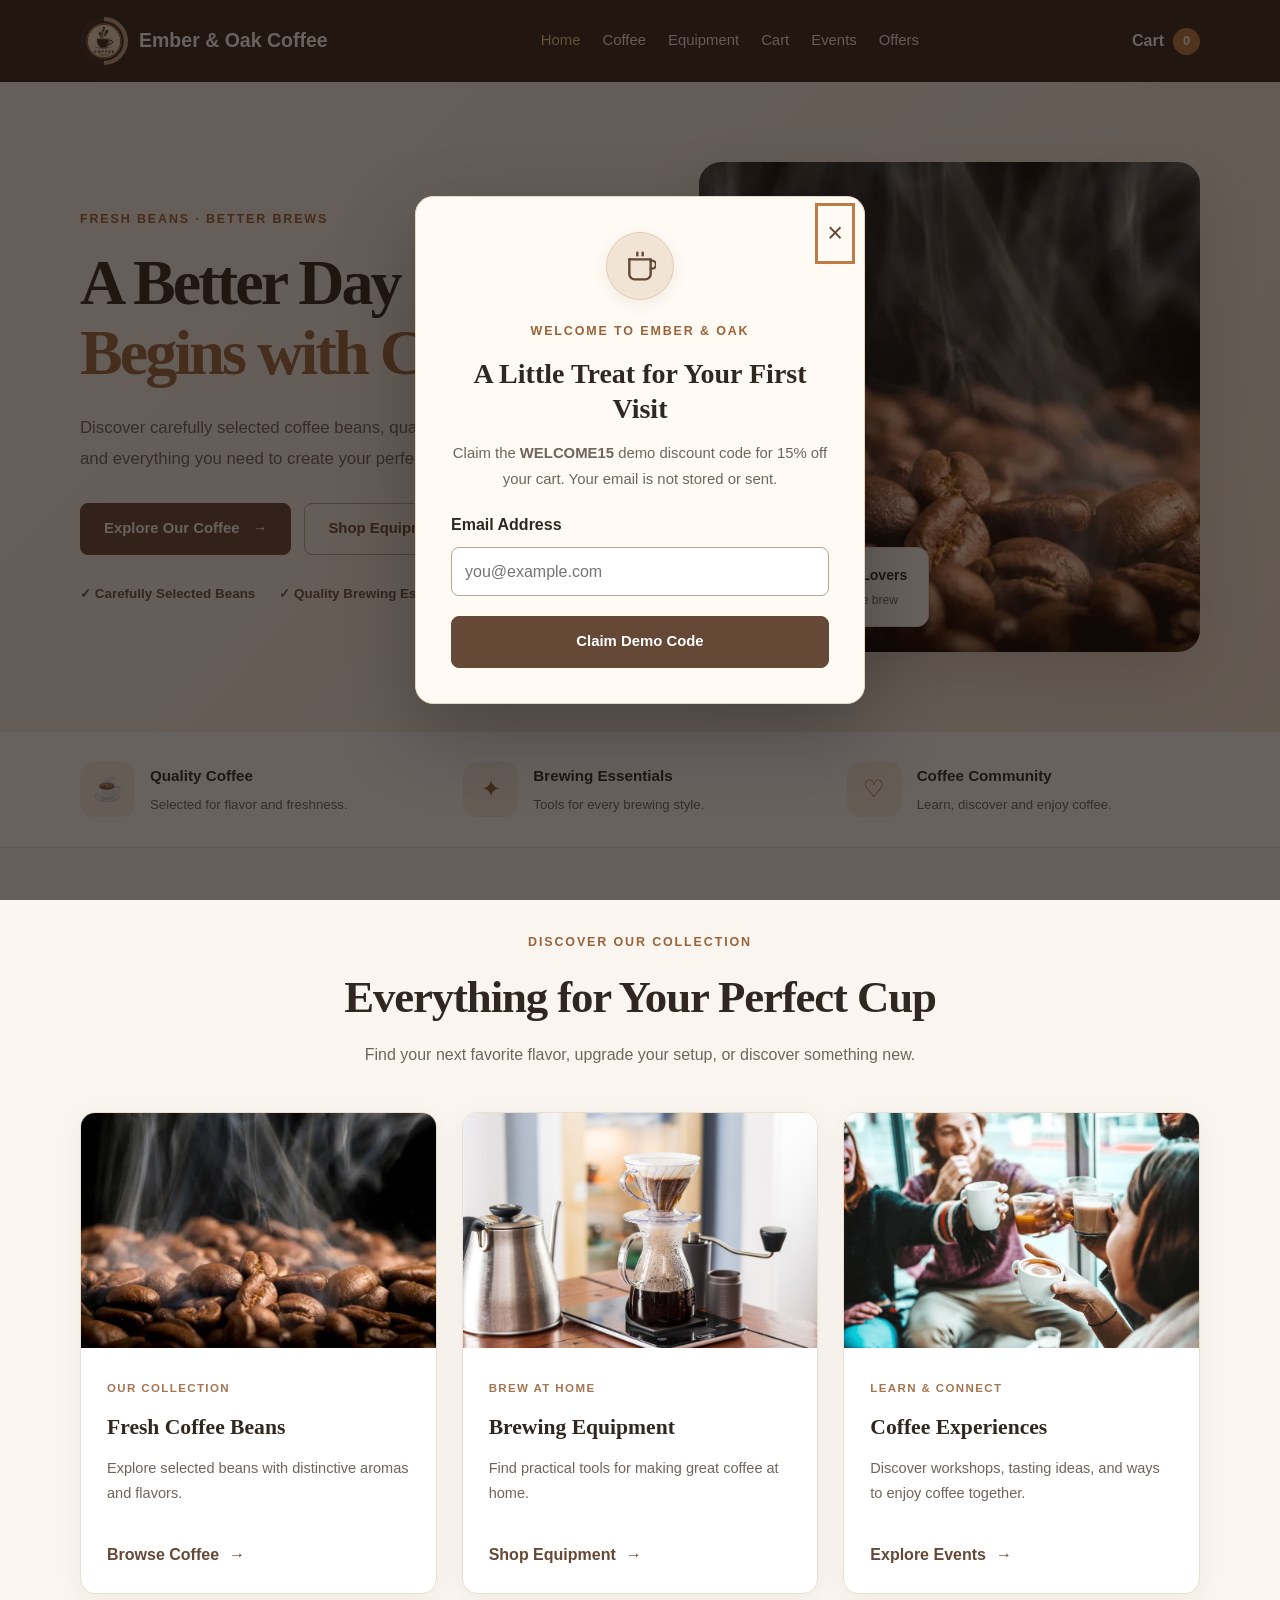
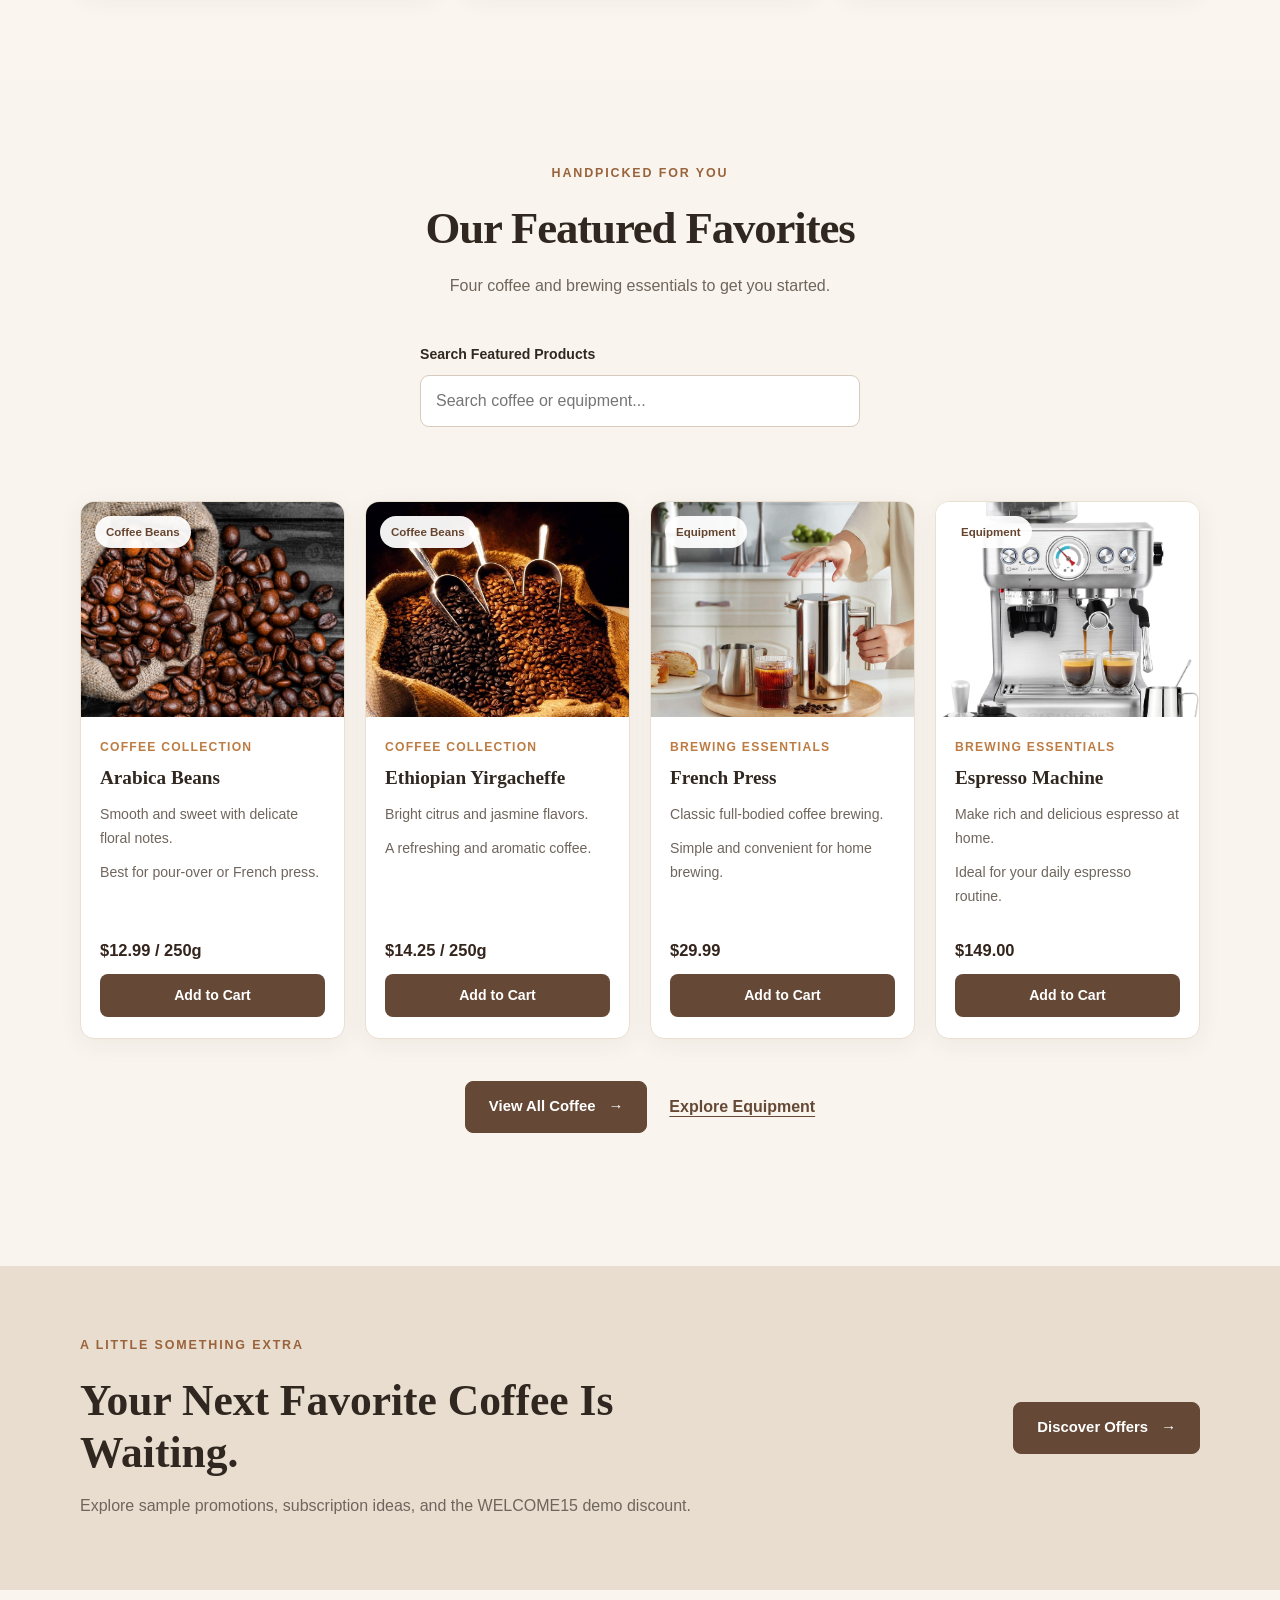
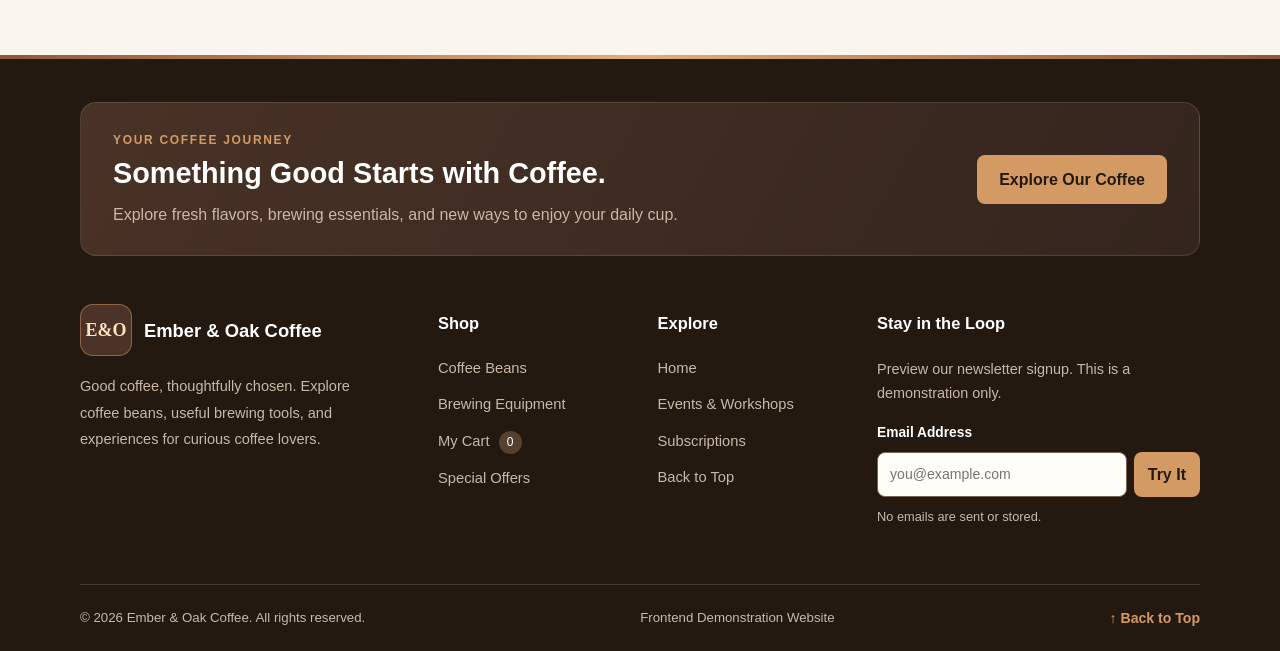
<file: index.html>
<!DOCTYPE html>
<html lang="en">

<head>
  <meta charset="UTF-8">
  <meta name="viewport" content="width=device-width, initial-scale=1.0">

  <meta
    name="description"
    content="Discover coffee beans, brewing equipment, events and offers at Ember & Oak Coffee."
  >

  <title>Ember &amp; Oak Coffee | Home</title>

  <!-- CSS FILES -->
  <link rel="stylesheet" href="css/style.css">
  <link rel="stylesheet" href="css/footer.css">

  <!-- JAVASCRIPT FILES -->
  <script src="js/products.js" defer></script>
  <script src="js/main.js" defer></script>
  <script src="js/footer.js" defer></script>

</head>

<body>

  <!-- =====================================
       HEADER AND NAVIGATION
       SAME DESIGN AS EVENTS.HTML
  ====================================== -->

  <header id="top" class="site-header">

    <div class="container header-inner">

      <!-- LOGO -->
      <a class="brand" href="index.html">
        <img
          src="image/coffee-logo.jpg"
          alt="Ember and Oak Coffee logo"
        >
        <span>Ember &amp; Oak Coffee</span>
      </a>

      <!-- NAVIGATION -->
      <nav class="site-nav" aria-label="Main navigation">

        <a
          href="index.html"
          class="active"
          aria-current="page"
        >
          Home
        </a>

        <a href="coffee.html">Coffee</a>

        <a href="equipment.html">Equipment</a>

        <a href="cart.html">Cart</a>

        <a href="events.html">Events</a>

        <a href="offers.html">Offers</a>

      </nav>

      <!-- SHOPPING CART -->
      <a class="cart-link" href="cart.html">
        Cart
        <span class="cart-badge" data-cart-count>0</span>
      </a>

    </div>

  </header>

  <!-- =====================================
       MAIN CONTENT
  ====================================== -->

  <main>

    <!-- =====================================
         HERO SECTION
    ====================================== -->

    <section class="home-hero">

      <div class="container home-hero-inner">

        <!-- HERO TEXT -->
        <div class="home-hero-content">

          <p class="home-kicker">
            Fresh Beans · Better Brews
          </p>

          <h1>
            A Better Day
            <span>Begins with Coffee.</span>
          </h1>

          <p class="home-hero-description">
            Discover carefully selected coffee beans,
            quality brewing essentials, and everything
            you need to create your perfect cup.
          </p>

          <!-- HERO BUTTONS -->
          <div class="home-hero-actions">

            <a
              href="coffee.html"
              class="home-primary-btn"
            >
              Explore Our Coffee
              <span aria-hidden="true">→</span>
            </a>

            <a
              href="equipment.html"
              class="home-secondary-btn"
            >
              Shop Equipment
            </a>

          </div>

          <!-- HERO FEATURES -->
          <div class="home-hero-features">

            <span>✓ Carefully Selected Beans</span>

            <span>✓ Quality Brewing Essentials</span>

          </div>

        </div>

        <!-- HERO IMAGE -->
        <div class="home-hero-image">

          <img
            src="image/info-box1.webp"
            alt="Fresh roasted coffee beans"
            fetchpriority="high"
          >

          <!-- IMAGE LABEL -->
          <div class="home-image-label">

            <span
              class="home-label-icon"
              aria-hidden="true"
            >
              ✦
            </span>

            <div>
              <strong>Made for Coffee Lovers</strong>
              <small>Discover your favorite brew</small>
            </div>

          </div>

        </div>

      </div>

    </section>

    <!-- =====================================
         BENEFITS SECTION
    ====================================== -->

    <section
      class="home-benefits"
      aria-label="Why shop with us"
    >

      <div class="container home-benefits-grid">

        <!-- BENEFIT 1 -->
        <div class="home-benefit">

          <span
            class="home-benefit-icon"
            aria-hidden="true"
          >
            ☕
          </span>

          <div>
            <h3>Quality Coffee</h3>
            <p>Selected for flavor and freshness.</p>
          </div>

        </div>

        <!-- BENEFIT 2 -->
        <div class="home-benefit">

          <span
            class="home-benefit-icon"
            aria-hidden="true"
          >
            ✦
          </span>

          <div>
            <h3>Brewing Essentials</h3>
            <p>Tools for every brewing style.</p>
          </div>

        </div>

        <!-- BENEFIT 3 -->
        <div class="home-benefit">

          <span
            class="home-benefit-icon"
            aria-hidden="true"
          >
            ♡
          </span>

          <div>
            <h3>Coffee Community</h3>
            <p>Learn, discover and enjoy coffee.</p>
          </div>

        </div>

      </div>

    </section>

    <!-- =====================================
         PRODUCT CATEGORIES SECTION
    ====================================== -->

    <section class="home-section container">

      <!-- SECTION HEADING -->
      <div class="home-section-heading">

        <p class="home-section-kicker">
          Discover Our Collection
        </p>

        <h2>Everything for Your Perfect Cup</h2>

        <p>
          Find your next favorite flavor,
          upgrade your setup, or discover
          something new.
        </p>

      </div>

      <div class="home-category-grid">

        <!-- CATEGORY 1: COFFEE -->
        <article class="home-category-card">

          <div class="home-category-image">

            <img
              src="image/info-box1.webp"
              alt="Coffee beans"
              loading="lazy"
            >

          </div>

          <div class="home-category-content">

            <span class="home-category-label">
              Our Collection
            </span>

            <h3>Fresh Coffee Beans</h3>

            <p>
              Explore selected beans with
              distinctive aromas and flavors.
            </p>

            <a href="coffee.html">
              Browse Coffee
              <span aria-hidden="true">→</span>
            </a>

          </div>

        </article>

        <!-- CATEGORY 2: EQUIPMENT -->
        <article class="home-category-card">

          <div class="home-category-image">

            <img
              src="image/info-box2.jpg"
              alt="Coffee brewing equipment"
              loading="lazy"
            >

          </div>

          <div class="home-category-content">

            <span class="home-category-label">
              Brew at Home
            </span>

            <h3>Brewing Equipment</h3>

            <p>
              Find practical tools for making
              great coffee at home.
            </p>

            <a href="equipment.html">
              Shop Equipment
              <span aria-hidden="true">→</span>
            </a>

          </div>

        </article>

        <!-- CATEGORY 3: EVENTS -->
        <article class="home-category-card">

          <div class="home-category-image">

            <img
              src="image/info-box3.webp"
              alt="Coffee community"
              loading="lazy"
            >

          </div>

          <div class="home-category-content">

            <span class="home-category-label">
              Learn &amp; Connect
            </span>

            <h3>Coffee Experiences</h3>

            <p>
              Discover workshops, tasting ideas,
              and ways to enjoy coffee together.
            </p>

            <a href="events.html">
              Explore Events
              <span aria-hidden="true">→</span>
            </a>

          </div>

        </article>

      </div>

    </section>

    <!-- =====================================
         FEATURED PRODUCTS SECTION
    ====================================== -->

    <section class="home-products-section">

      <div class="container">

        <!-- SECTION HEADING -->
        <div class="home-section-heading">

          <p class="home-section-kicker">
            Handpicked for You
          </p>

          <h2>Our Featured Favorites</h2>

          <p>
            Four coffee and brewing essentials
            to get you started.
          </p>

        </div>

        <!-- PRODUCT SEARCH -->
        <div class="home-search-container">

          <label for="productSearch">
            Search Featured Products
          </label>

          <input
            id="productSearch"
            class="input"
            type="search"
            placeholder="Search coffee or equipment..."
            autocomplete="off"
          >

        </div>

        <!-- CART NOTIFICATION -->
        <p
          id="cartNotice"
          class="status-message"
          role="status"
          aria-live="polite"
        ></p>

        <!-- PRODUCT GRID -->
        <div
          id="productGrid"
          class="product-grid home-product-grid"
        >

          <!-- =================================
               PRODUCT 1: ARABICA BEANS
          ================================== -->
          <article class="product-card">

            <div class="home-product-image">

              <img
                src="image/arabica.jpg"
                alt="Arabica coffee beans"
                loading="lazy"
              >

              <span class="home-product-tag">
                Coffee Beans
              </span>

            </div>

            <div class="product-info">

              <p class="eyebrow">
                Coffee Collection
              </p>

              <h3>Arabica Beans</h3>

              <p>
                Smooth and sweet with delicate
                floral notes.
              </p>

              <p class="product-detail">
                Best for pour-over or French press.
              </p>

              <!-- PRICE AND CART -->
              <div class="product-bottom">

                <strong>$12.99 / 250g</strong>

                <button
                  type="button"
                  class="button button-small"
                  data-add="arabica"
                >
                  Add to Cart
                </button>

              </div>

            </div>

          </article>

          <!-- =================================
               PRODUCT 2: ETHIOPIAN
          ================================== -->
          <article class="product-card">

            <div class="home-product-image">

              <img
                src="image/ethiopian.jpg"
                alt="Ethiopian Yirgacheffe coffee beans"
                loading="lazy"
              >

              <span class="home-product-tag">
                Coffee Beans
              </span>

            </div>

            <div class="product-info">

              <p class="eyebrow">
                Coffee Collection
              </p>

              <h3>Ethiopian Yirgacheffe</h3>

              <p>
                Bright citrus and jasmine flavors.
              </p>

              <p class="product-detail">
                A refreshing and aromatic coffee.
              </p>

              <!-- PRICE AND CART -->
              <div class="product-bottom">

                <strong>$14.25 / 250g</strong>

                <button
                  type="button"
                  class="button button-small"
                  data-add="ethiopian"
                >
                  Add to Cart
                </button>

              </div>

            </div>

          </article>

          <!-- =================================
               PRODUCT 3: FRENCH PRESS
          ================================== -->
          <article class="product-card">

            <div class="home-product-image">

              <img
                src="image/french-press.jpg"
                alt="French press coffee maker"
                loading="lazy"
              >

              <span class="home-product-tag">
                Equipment
              </span>

            </div>

            <div class="product-info">

              <p class="eyebrow">
                Brewing Essentials
              </p>

              <h3>French Press</h3>

              <p>
                Classic full-bodied coffee brewing.
              </p>

              <p class="product-detail">
                Simple and convenient for home brewing.
              </p>

              <!-- PRICE AND CART -->
              <div class="product-bottom">

                <strong>$29.99</strong>

                <button
                  type="button"
                  class="button button-small"
                  data-add="french-press"
                >
                  Add to Cart
                </button>

              </div>

            </div>

          </article>

          <!-- =================================
               PRODUCT 4: ESPRESSO MACHINE
          ================================== -->
          <article class="product-card">

            <div class="home-product-image">

              <img
                src="image/espresso machine.jpg"
                alt="Espresso machine"
                loading="lazy"
              >

              <span class="home-product-tag">
                Equipment
              </span>

            </div>

            <div class="product-info">

              <p class="eyebrow">
                Brewing Essentials
              </p>

              <h3>Espresso Machine</h3>

              <p>
                Make rich and delicious espresso at home.
              </p>

              <p class="product-detail">
                Ideal for your daily espresso routine.
              </p>

              <!-- PRICE AND CART -->
              <div class="product-bottom">

                <strong>$149.00</strong>

                <button
                  type="button"
                  class="button button-small"
                  data-add="espresso-machine"
                >
                  Add to Cart
                </button>

              </div>

            </div>

          </article>

        </div>

        <!-- NO SEARCH RESULTS -->
        <p
          id="noProducts"
          class="empty-message"
          hidden
        >
          No featured products match your search.
        </p>

        <!-- VIEW ALL BUTTONS -->
        <div class="home-view-all">

          <a
            href="coffee.html"
            class="home-primary-btn"
          >
            View All Coffee
            <span aria-hidden="true">→</span>
          </a>

          <a
            href="equipment.html"
            class="home-text-link"
          >
            Explore Equipment
          </a>

        </div>

        <!-- WELCOME STATUS -->
        <p
          id="welcomeStatus"
          class="status-message"
          role="status"
          aria-live="polite"
        ></p>

      </div>

    </section>

    <!-- =====================================
         PROMOTIONAL SECTION
    ====================================== -->

    <section class="home-promotion">

      <div class="container home-promotion-inner">

        <div>

          <p class="home-section-kicker">
            A Little Something Extra
          </p>

          <h2>
            Your Next Favorite Coffee Is Waiting.
          </h2>

          <p>
            Explore sample promotions,
            subscription ideas, and the
            WELCOME15 demo discount.
          </p>

        </div>

        <a
          href="offers.html"
          class="home-primary-btn"
        >
          Discover Offers
          <span aria-hidden="true">→</span>
        </a>

      </div>

    </section>

  </main>

  <!-- =====================================
       ADVANCED FOOTER
  ====================================== -->

  <footer class="eo-footer">

    <div class="eo-footer-inner">

      <!-- FOOTER PROMOTION -->
      <div class="eo-footer-feature">

        <div>

          <p class="eo-footer-kicker">
            Your Coffee Journey
          </p>

          <h2>
            Something Good Starts with Coffee.
          </h2>

          <p>
            Explore fresh flavors, brewing essentials,
            and new ways to enjoy your daily cup.
          </p>

        </div>

        <a
          href="coffee.html"
          class="eo-footer-cta"
        >
          Explore Our Coffee
        </a>

      </div>

      <!-- FOOTER CONTENT -->
      <div class="eo-footer-grid">

        <!-- BRAND -->
        <section class="eo-footer-about">

          <div class="eo-footer-brand">

            <span
              class="eo-footer-logo"
              aria-hidden="true"
            >
              E&amp;O
            </span>

            <a
              href="index.html"
              class="eo-footer-brand-name"
            >
              Ember &amp; Oak Coffee
            </a>

          </div>

          <p class="eo-footer-description">
            Good coffee, thoughtfully chosen.
            Explore coffee beans, useful brewing tools,
            and experiences for curious coffee lovers.
          </p>

        </section>

        <!-- SHOP LINKS -->
        <nav aria-label="Footer shop navigation">

          <h2 class="eo-footer-title">Shop</h2>

          <div class="eo-footer-links">

            <a href="coffee.html">
              Coffee Beans
            </a>

            <a href="equipment.html">
              Brewing Equipment
            </a>

            <a href="cart.html">
              My Cart
              <span
                class="eo-footer-cart-count"
                data-cart-count
              >
                0
              </span>
            </a>

            <a href="offers.html">
              Special Offers
            </a>

          </div>

        </nav>

        <!-- EXPLORE LINKS -->
        <nav aria-label="Footer explore navigation">

          <h2 class="eo-footer-title">
            Explore
          </h2>

          <div class="eo-footer-links">

            <a href="index.html">
              Home
            </a>

            <a href="events.html">
              Events &amp; Workshops
            </a>

            <a href="offers.html">
              Subscriptions
            </a>

            <a href="#top">
              Back to Top
            </a>

          </div>

        </nav>

        <!-- NEWSLETTER DEMO -->
        <section class="eo-footer-newsletter">

          <h2 class="eo-footer-title">
            Stay in the Loop
          </h2>

          <p>
            Preview our newsletter signup.
            This is a demonstration only.
          </p>

          <label
            for="footerEmail"
            class="eo-newsletter-label"
          >
            Email Address
          </label>

          <div class="eo-newsletter-controls">

            <input
              id="footerEmail"
              class="eo-newsletter-input"
              type="email"
              placeholder="you@example.com"
              required
              data-newsletter-input
            >

            <button
              type="button"
              class="eo-newsletter-button"
              data-newsletter-button
            >
              Try It
            </button>

          </div>

          <p
            class="eo-newsletter-status"
            role="status"
            aria-live="polite"
            data-newsletter-status
          >
            No emails are sent or stored.
          </p>

        </section>

      </div>

      <!-- FOOTER BOTTOM -->
      <div class="eo-footer-bottom">

        <p>
          &copy;
          <span data-footer-year>2026</span>
          Ember &amp; Oak Coffee.
          All rights reserved.
        </p>

        <p>
          Frontend Demonstration Website
        </p>

        <a
          href="#top"
          class="eo-footer-backtop"
        >
          ↑ Back to Top
        </a>

      </div>

    </div>

  </footer>

  <!-- =====================================
       WELCOME POPUP
  ====================================== -->

  <dialog
    id="welcomeDialog"
    class="welcome-dialog home-welcome-dialog"
    aria-labelledby="welcomeTitle"
  >

    <button
      id="closeWelcome"
      class="dialog-close"
      type="button"
      aria-label="Close welcome popup"
    >
      &times;
    </button>

    
<div class="home-dialog-icon" aria-hidden="true">
  <svg
    xmlns="http://www.w3.org/2000/svg"
    width="32"
    height="32"
    viewBox="0 0 24 24"
    fill="none"
    stroke="currentColor"
    stroke-width="1.8"
    stroke-linecap="round"
    stroke-linejoin="round"
  >
    <path d="M10 2v2"/>
    <path d="M14 2v2"/>
    <path d="M4 7h16"/>
    <path d="M4 7v11a4 4 0 0 0 4 4h8a4 4 0 0 0 4-4V7"/>
    <path d="M20 8h1a3 3 0 0 1 0 6h-1"/>
  </svg>
</div>


    <p class="home-section-kicker">
      Welcome to Ember &amp; Oak
    </p>

    <h2 id="welcomeTitle">
      A Little Treat for Your First Visit
    </h2>

    <p>
      Claim the <strong>WELCOME15</strong>
      demo discount code for 15% off your cart.
      Your email is not stored or sent.
    </p>

    <form id="welcomeForm">

      <label
        class="form-field"
        for="welcomeEmail"
      >
        Email Address

        <input
          id="welcomeEmail"
          class="input"
          type="email"
          placeholder="you@example.com"
          required
        >

      </label>

      <button
        class="home-primary-btn home-dialog-submit"
        type="submit"
      >
        Claim Demo Code
      </button>

    </form>

  </dialog>

</body>
</html>
</file>
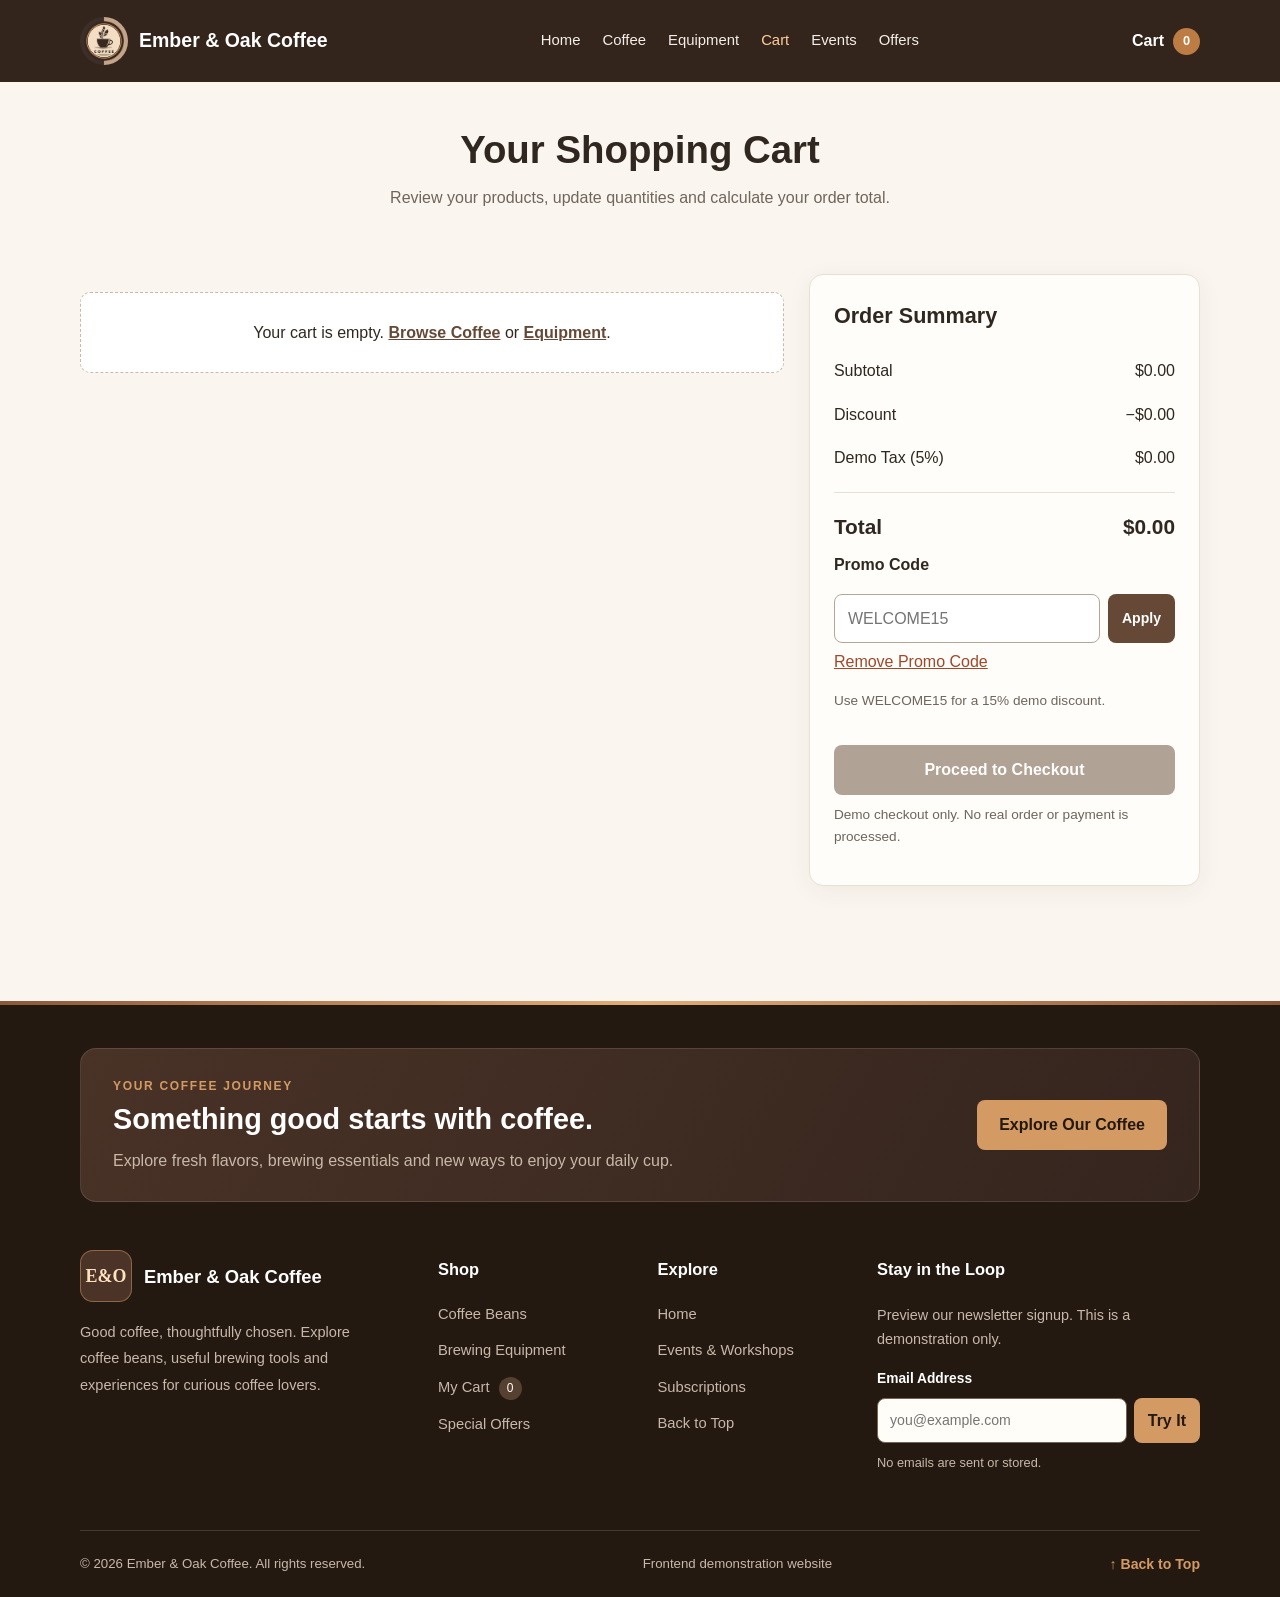
<file: cart.html>
<!DOCTYPE html>
<html lang="en">
<head>
  <meta charset="UTF-8">
  <meta name="viewport" content="width=device-width, initial-scale=1.0">
  <title>Shopping Cart | Ember &amp; Oak Coffee</title>

  <link rel="stylesheet" href="css/style.css">
  <link rel="stylesheet" href="css/footer.css">

  <script src="js/products.js" defer></script>
  <script src="js/main.js" defer></script>
  <script src="js/footer.js" defer></script>
</head>

<body>
  <header id="top" class="site-header">
    <div class="container header-inner">
      <a class="brand" href="index.html">
        <img src="image/coffee-logo.jpg" alt="Coffee logo">
        <span>Ember &amp; Oak Coffee</span>
      </a>

      <nav class="site-nav" aria-label="Main navigation">
        <a href="index.html">Home</a>
        <a href="coffee.html">Coffee</a>
        <a href="equipment.html">Equipment</a>
        <a href="cart.html" class="active"
           aria-current="page">Cart</a>
        <a href="events.html">Events</a>
        <a href="offers.html">Offers</a>
      </nav>

      <a class="cart-link" href="cart.html">
        Cart <span class="cart-badge" data-cart-count>0</span>
      </a>
    </div>
  </header>

  <!-- SHOPPING CART -->
  <main class="container">
    <section class="catalogue-heading">
      <h1>Your Shopping Cart</h1>
      <p class="section-intro">
        Review your products, update quantities
        and calculate your order total.
      </p>
    </section>

    <div class="cart-layout">
      <!-- CART ITEMS -->
      <section aria-label="Shopping cart items">
        <div id="cartItems" class="cart-list">
          <p class="empty-message">
            Your cart is empty.
            <a href="coffee.html">Shop Coffee</a>
            or
            <a href="equipment.html">Shop Equipment</a>.
          </p>
        </div>
      </section>

      <!-- ORDER SUMMARY -->
      <aside class="summary-card">
        <h2>Order Summary</h2>

        <div class="summary-line">
          <span>Subtotal</span>
          <span id="subtotalValue">$0.00</span>
        </div>

        <div class="summary-line">
          <span>Discount</span>
          <span id="discountValue">−$0.00</span>
        </div>

        <div class="summary-line">
          <span>Demo Tax (5%)</span>
          <span id="taxValue">$0.00</span>
        </div>

        <div class="summary-line total">
          <span>Total</span>
          <span id="totalValue">$0.00</span>
        </div>

        <!-- PROMO CODE -->
        <label class="form-field" for="promoInput">
          Promo Code
        </label>

        <div class="promo-box">
          <input
            class="input"
            id="promoInput"
            type="text"
            placeholder="WELCOME15"
            autocomplete="off"
          >

          <button
            id="applyPromo"
            class="button button-small"
            type="button"
          >
            Apply
          </button>
        </div>

        <button
          id="removePromo"
          class="text-button"
          type="button"
        >
          Remove Promo Code
        </button>

        <p
          id="promoMessage"
          class="small-note"
          role="status"
          aria-live="polite"
        >
          Use WELCOME15 for a 15% demo discount.
        </p>

        <!-- CHECKOUT -->
        <button
          id="checkoutButton"
          class="button checkout-button"
          type="button"
          disabled
        >
          Proceed to Checkout
        </button>

        <p class="small-note">
          Demo checkout only. No real order
          or payment is processed.
        </p>
      </aside>
    </div>
  </main>

  <!-- ADVANCED FOOTER -->
  <footer class="eo-footer">
    <div class="eo-footer-inner">
      <div class="eo-footer-feature">
        <div>
          <p class="eo-footer-kicker">Your coffee journey</p>
          <h2>Something good starts with coffee.</h2>
          <p>
            Explore fresh flavors, brewing essentials
            and new ways to enjoy your daily cup.
          </p>
        </div>
        <a href="coffee.html" class="eo-footer-cta">
          Explore Our Coffee
        </a>
      </div>

      <div class="eo-footer-grid">
        <section class="eo-footer-about">
          <div class="eo-footer-brand">
            <span class="eo-footer-logo"
                  aria-hidden="true">E&amp;O</span>
            <a href="index.html" class="eo-footer-brand-name">
              Ember &amp; Oak Coffee
            </a>
          </div>
          <p class="eo-footer-description">
            Good coffee, thoughtfully chosen.
            Explore coffee beans, useful brewing tools
            and experiences for curious coffee lovers.
          </p>
        </section>

        <nav aria-label="Footer shop navigation">
          <h2 class="eo-footer-title">Shop</h2>
          <div class="eo-footer-links">
            <a href="coffee.html">Coffee Beans</a>
            <a href="equipment.html">Brewing Equipment</a>
            <a href="cart.html">
              My Cart
              <span class="eo-footer-cart-count"
                    data-cart-count>0</span>
            </a>
            <a href="offers.html">Special Offers</a>
          </div>
        </nav>

        <nav aria-label="Footer explore navigation">
          <h2 class="eo-footer-title">Explore</h2>
          <div class="eo-footer-links">
            <a href="index.html">Home</a>
            <a href="events.html">Events &amp; Workshops</a>
            <a href="offers.html">Subscriptions</a>
            <a href="#top">Back to Top</a>
          </div>
        </nav>

        <section class="eo-footer-newsletter">
          <h2 class="eo-footer-title">Stay in the Loop</h2>
          <p>
            Preview our newsletter signup.
            This is a demonstration only.
          </p>
          <label for="footerEmail"
                 class="eo-newsletter-label">
            Email Address
          </label>
          <div class="eo-newsletter-controls">
            <input id="footerEmail"
                   class="eo-newsletter-input"
                   type="email"
                   placeholder="you@example.com"
                   required
                   data-newsletter-input>
            <button type="button"
                    class="eo-newsletter-button"
                    data-newsletter-button>
              Try It
            </button>
          </div>
          <p class="eo-newsletter-status"
             data-newsletter-status
             role="status" aria-live="polite">
            No emails are sent or stored.
          </p>
        </section>
      </div>

      <div class="eo-footer-bottom">
        <p>
          &copy; <span data-footer-year>2026</span>
          Ember &amp; Oak Coffee. All rights reserved.
        </p>
        <p>Frontend demonstration website</p>
        <a href="#top" class="eo-footer-backtop">
          ↑ Back to Top
        </a>
      </div>
    </div>
  </footer>
</body>
</html>
</file>
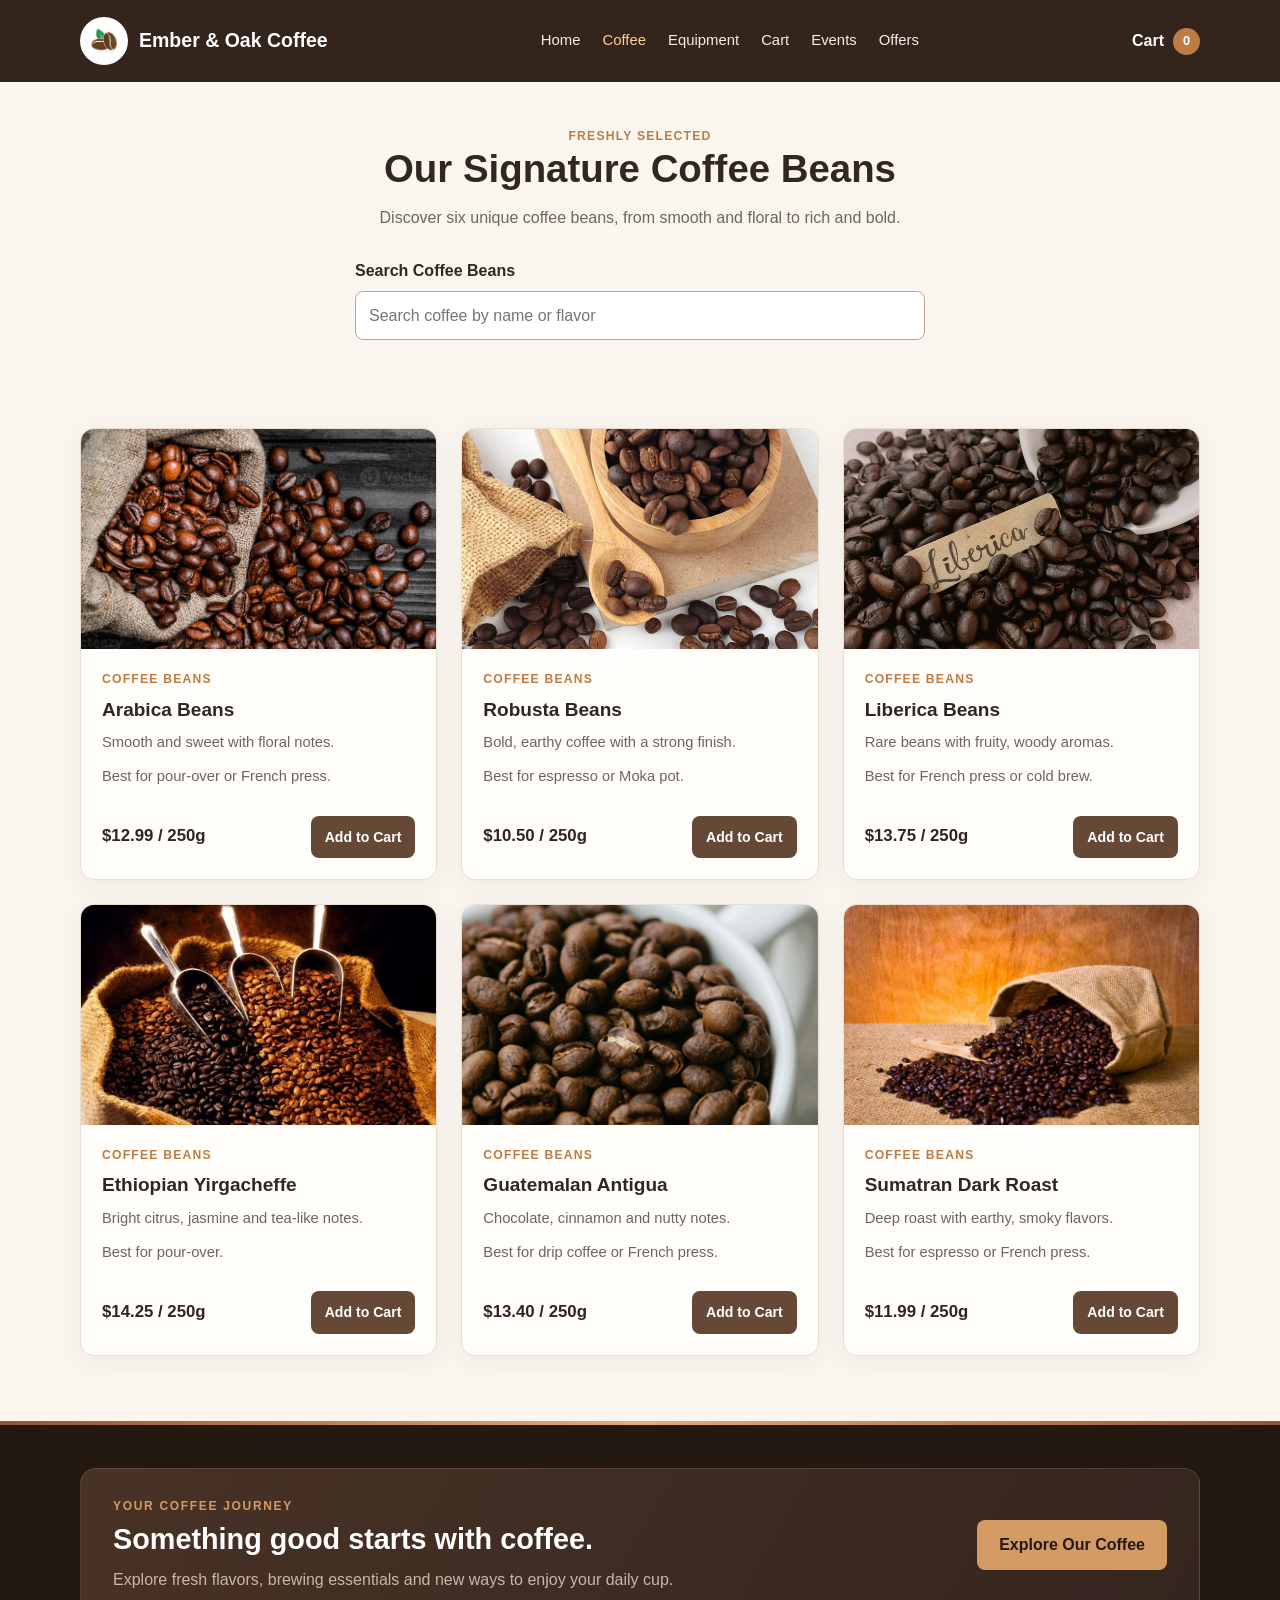
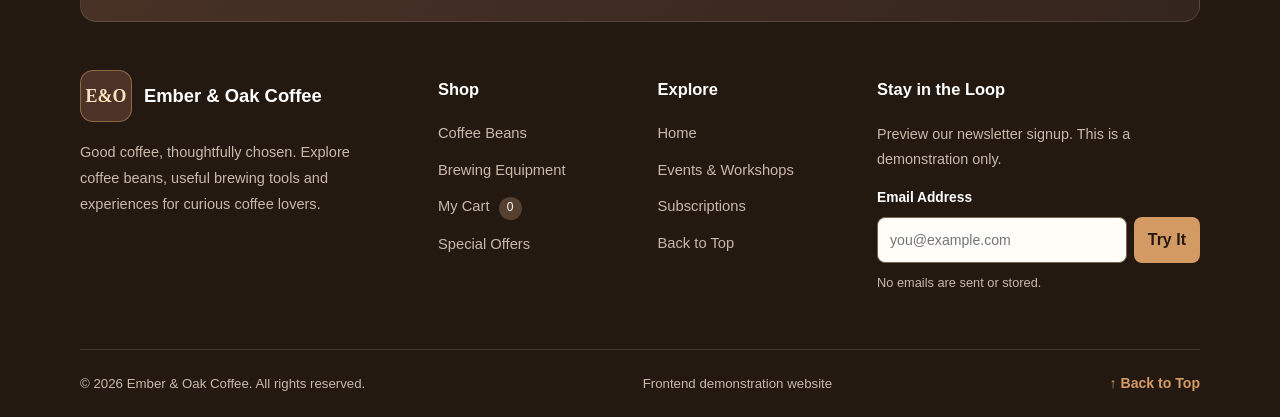
<file: coffee.html>
<!DOCTYPE html>
<html lang="en">
<head>
  <meta charset="UTF-8">
  <meta name="viewport" content="width=device-width, initial-scale=1.0">
  <title>Coffee | Ember &amp; Oak Coffee</title>

  <link rel="stylesheet" href="css/style.css">
  <link rel="stylesheet" href="css/footer.css">

  <script src="js/products.js" defer></script>
  <script src="js/main.js" defer></script>
  <script src="js/footer.js" defer></script>
</head>
<body>
  <header id="top" class="site-header">
    <div class="container header-inner">
      <a class="brand" href="index.html">
        <img src="image/coffee-bean-logo.jpg" alt="Coffee logo">
        <span>Ember &amp; Oak Coffee</span>
      </a>
      <nav class="site-nav" aria-label="Main navigation">
        <a href="index.html">Home</a>
        <a href="coffee.html" class="active"
           aria-current="page">Coffee</a>
        <a href="equipment.html">Equipment</a>
        <a href="cart.html">Cart</a>
        <a href="events.html">Events</a>
        <a href="offers.html">Offers</a>
      </nav>
      <a class="cart-link" href="cart.html">
        Cart <span class="cart-badge" data-cart-count>0</span>
      </a>
    </div>
  </header>

  <main class="container">
    <section class="catalogue-heading">
      <p class="eyebrow centered">Freshly Selected</p>
      <h1>Our Signature Coffee Beans</h1>
      <p class="section-intro">
        Discover six unique coffee beans, from smooth
        and floral to rich and bold.
      </p>

      <div class="search-row">
        <label for="productSearch">Search Coffee Beans</label>
        <input id="productSearch" class="input"
               type="search"
               placeholder="Search coffee by name or flavor">
      </div>
    </section>

    <p id="cartNotice" class="status-message"
       role="status" aria-live="polite"></p>

    <section id="productGrid" class="product-grid"
             aria-label="Coffee products">

      <!-- ARABICA -->
      <article class="product-card">
        <img src="image/arabica.jpg" alt="Arabica Beans"
             loading="lazy">
        <div class="product-info">
          <p class="eyebrow">Coffee Beans</p>
          <h3>Arabica Beans</h3>
          <p>Smooth and sweet with floral notes.</p>
          <p class="product-detail">
            Best for pour-over or French press.
          </p>
          <div class="product-bottom">
            <strong>$12.99 / 250g</strong>
            <button class="button button-small"
                    type="button" data-add="arabica">
              Add to Cart
            </button>
          </div>
        </div>
      </article>

      <!-- ROBUSTA -->
      <article class="product-card">
        <img src="image/robusta.jpg" alt="Robusta Beans"
             loading="lazy">
        <div class="product-info">
          <p class="eyebrow">Coffee Beans</p>
          <h3>Robusta Beans</h3>
          <p>Bold, earthy coffee with a strong finish.</p>
          <p class="product-detail">
            Best for espresso or Moka pot.
          </p>
          <div class="product-bottom">
            <strong>$10.50 / 250g</strong>
            <button class="button button-small"
                    type="button" data-add="robusta">
              Add to Cart
            </button>
          </div>
        </div>
      </article>

      <!-- LIBERICA -->
      <article class="product-card">
        <img src="image/liberica.jpg" alt="Liberica Beans"
             loading="lazy">
        <div class="product-info">
          <p class="eyebrow">Coffee Beans</p>
          <h3>Liberica Beans</h3>
          <p>Rare beans with fruity, woody aromas.</p>
          <p class="product-detail">
            Best for French press or cold brew.
          </p>
          <div class="product-bottom">
            <strong>$13.75 / 250g</strong>
            <button class="button button-small"
                    type="button" data-add="liberica">
              Add to Cart
            </button>
          </div>
        </div>
      </article>

      <!-- ETHIOPIAN -->
      <article class="product-card">
        <img src="image/ethiopian.jpg"
             alt="Ethiopian Yirgacheffe" loading="lazy">
        <div class="product-info">
          <p class="eyebrow">Coffee Beans</p>
          <h3>Ethiopian Yirgacheffe</h3>
          <p>Bright citrus, jasmine and tea-like notes.</p>
          <p class="product-detail">
            Best for pour-over.
          </p>
          <div class="product-bottom">
            <strong>$14.25 / 250g</strong>
            <button class="button button-small"
                    type="button" data-add="ethiopian">
              Add to Cart
            </button>
          </div>
        </div>
      </article>

      <!-- GUATEMALAN -->
      <article class="product-card">
        <img src="image/guatemala-antigua.png"
             alt="Guatemalan Antigua" loading="lazy">
        <div class="product-info">
          <p class="eyebrow">Coffee Beans</p>
          <h3>Guatemalan Antigua</h3>
          <p>Chocolate, cinnamon and nutty notes.</p>
          <p class="product-detail">
            Best for drip coffee or French press.
          </p>
          <div class="product-bottom">
            <strong>$13.40 / 250g</strong>
            <button class="button button-small"
                    type="button" data-add="guatemalan">
              Add to Cart
            </button>
          </div>
        </div>
      </article>

      <!-- SUMATRAN -->
      <article class="product-card">
        <img src="image/sumatran-roast.jpg"
             alt="Sumatran Dark Roast" loading="lazy">
        <div class="product-info">
          <p class="eyebrow">Coffee Beans</p>
          <h3>Sumatran Dark Roast</h3>
          <p>Deep roast with earthy, smoky flavors.</p>
          <p class="product-detail">
            Best for espresso or French press.
          </p>
          <div class="product-bottom">
            <strong>$11.99 / 250g</strong>
            <button class="button button-small"
                    type="button" data-add="sumatran">
              Add to Cart
            </button>
          </div>
        </div>
      </article>
    </section>

    <p id="noProducts" class="empty-message" hidden>
      No coffee products match your search.
    </p>
  </main>

  <footer class="eo-footer">
    <div class="eo-footer-inner">
      <div class="eo-footer-feature">
        <div>
          <p class="eo-footer-kicker">Your coffee journey</p>
          <h2>Something good starts with coffee.</h2>
          <p>
            Explore fresh flavors, brewing essentials
            and new ways to enjoy your daily cup.
          </p>
        </div>
        <a href="coffee.html" class="eo-footer-cta">
          Explore Our Coffee
        </a>
      </div>

      <div class="eo-footer-grid">
        <section class="eo-footer-about">
          <div class="eo-footer-brand">
            <span class="eo-footer-logo"
                  aria-hidden="true">E&amp;O</span>
            <a href="index.html" class="eo-footer-brand-name">
              Ember &amp; Oak Coffee
            </a>
          </div>
          <p class="eo-footer-description">
            Good coffee, thoughtfully chosen.
            Explore coffee beans, useful brewing tools
            and experiences for curious coffee lovers.
          </p>
        </section>

        <nav aria-label="Footer shop navigation">
          <h2 class="eo-footer-title">Shop</h2>
          <div class="eo-footer-links">
            <a href="coffee.html">Coffee Beans</a>
            <a href="equipment.html">Brewing Equipment</a>
            <a href="cart.html">
              My Cart
              <span class="eo-footer-cart-count"
                    data-cart-count>0</span>
            </a>
            <a href="offers.html">Special Offers</a>
          </div>
        </nav>

        <nav aria-label="Footer explore navigation">
          <h2 class="eo-footer-title">Explore</h2>
          <div class="eo-footer-links">
            <a href="index.html">Home</a>
            <a href="events.html">Events &amp; Workshops</a>
            <a href="offers.html">Subscriptions</a>
            <a href="#top">Back to Top</a>
          </div>
        </nav>

        <section class="eo-footer-newsletter">
          <h2 class="eo-footer-title">Stay in the Loop</h2>
          <p>
            Preview our newsletter signup.
            This is a demonstration only.
          </p>
          <label for="footerEmail"
                 class="eo-newsletter-label">Email Address</label>
          <div class="eo-newsletter-controls">
            <input id="footerEmail"
                   class="eo-newsletter-input"
                   type="email"
                   placeholder="you@example.com"
                   required
                   data-newsletter-input>
            <button type="button"
                    class="eo-newsletter-button"
                    data-newsletter-button>
              Try It
            </button>
          </div>
          <p class="eo-newsletter-status"
             data-newsletter-status
             role="status" aria-live="polite">
            No emails are sent or stored.
          </p>
        </section>
      </div>

      <div class="eo-footer-bottom">
        <p>
          &copy; <span data-footer-year>2026</span>
          Ember &amp; Oak Coffee. All rights reserved.
        </p>
        <p>Frontend demonstration website</p>
        <a href="#top" class="eo-footer-backtop">
          ↑ Back to Top
        </a>
      </div>
    </div>
  </footer>
</body>
</html>
</file>
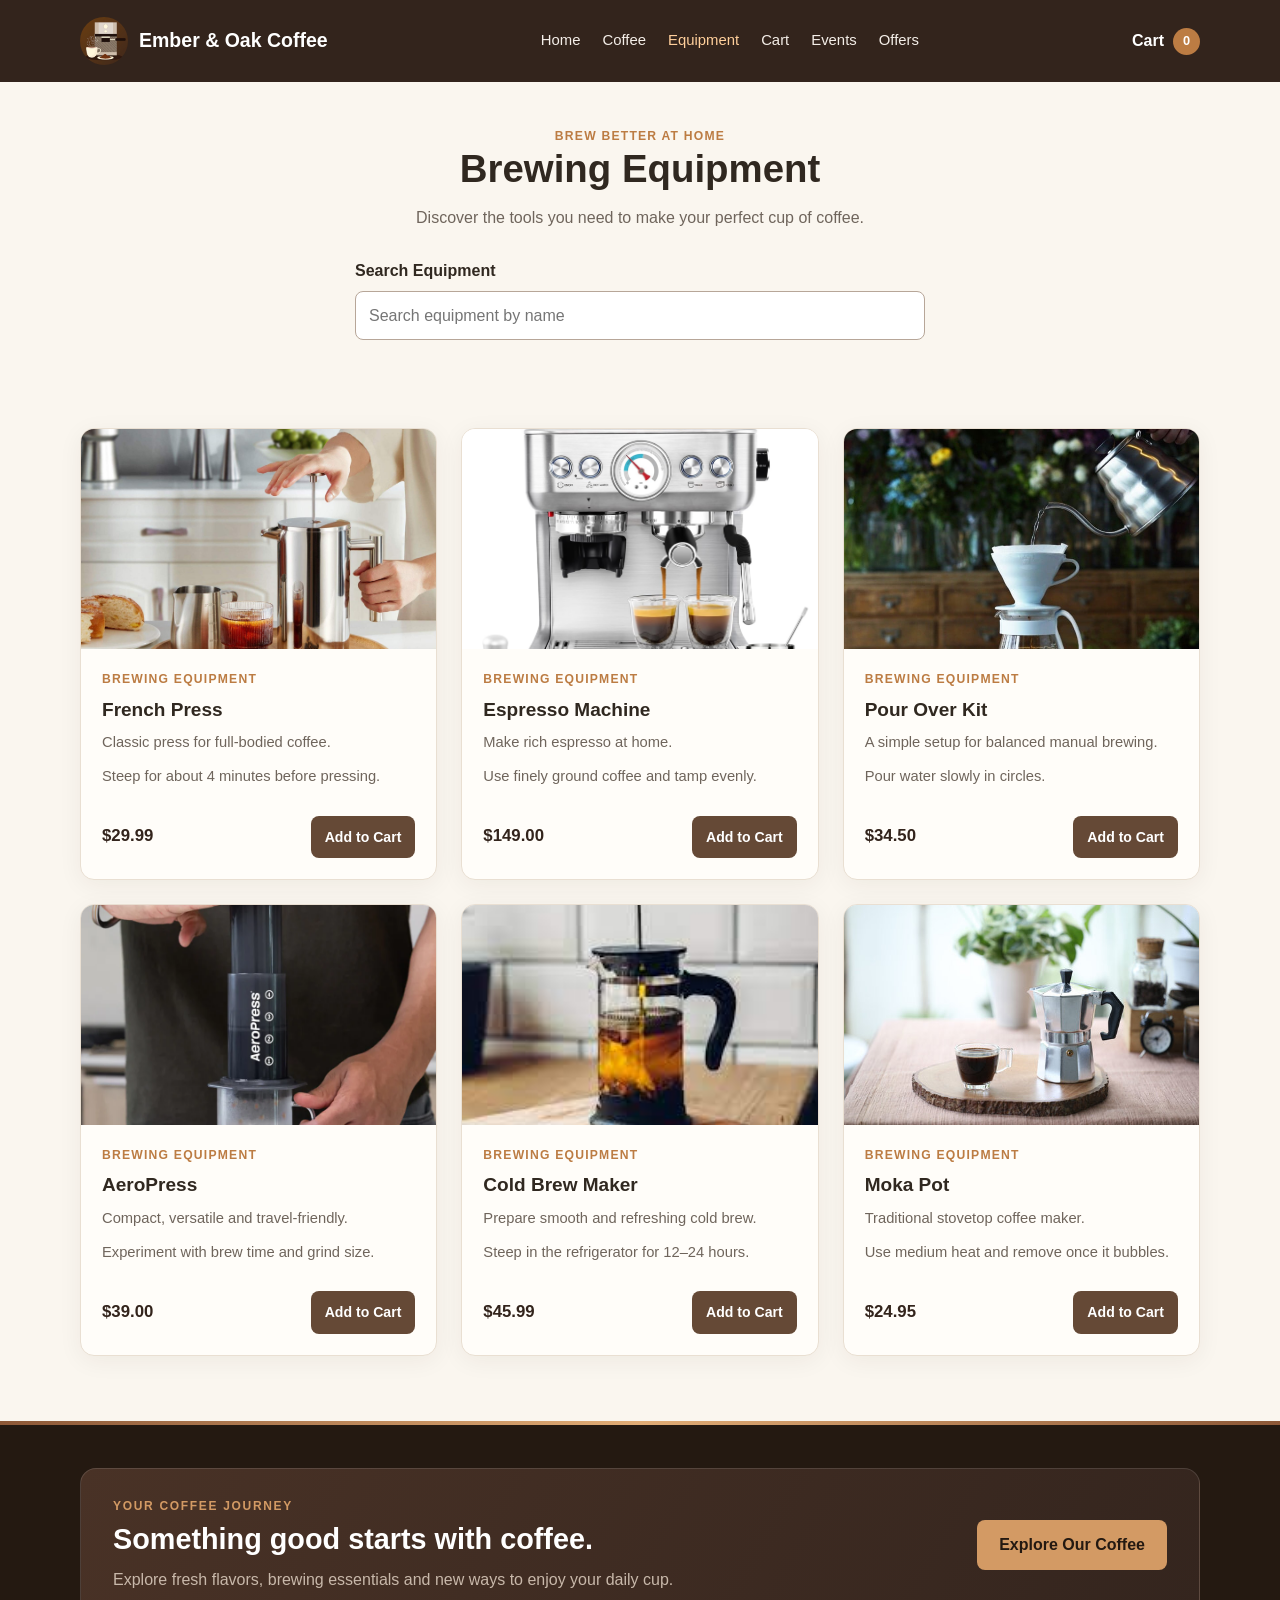
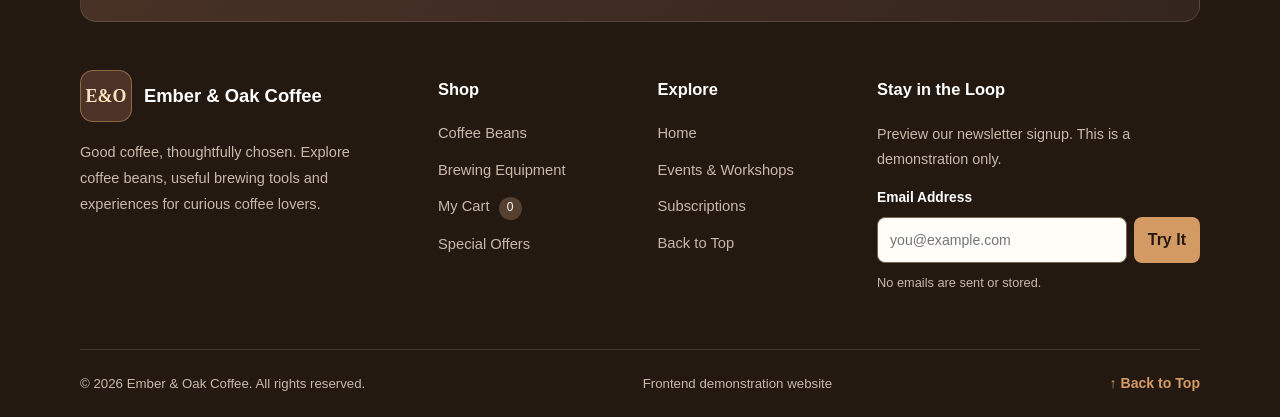
<file: equipment.html>
<!DOCTYPE html>
<html lang="en">
<head>
  <meta charset="UTF-8">
  <meta name="viewport" content="width=device-width, initial-scale=1.0">
  <title>Equipment | Ember &amp; Oak Coffee</title>

  <link rel="stylesheet" href="css/style.css">
  <link rel="stylesheet" href="css/footer.css">

  <script src="js/products.js" defer></script>
  <script src="js/main.js" defer></script>
  <script src="js/footer.js" defer></script>
</head>
<body>
  <header id="top" class="site-header">
    <div class="container header-inner">
      <a href="index.html" class="brand">
        <img src="image/coffee-brewing-logo.avif"
             alt="Coffee equipment logo">
        <span>Ember &amp; Oak Coffee</span>
      </a>
      <nav class="site-nav" aria-label="Main navigation">
        <a href="index.html">Home</a>
        <a href="coffee.html">Coffee</a>
        <a href="equipment.html" class="active"
           aria-current="page">Equipment</a>
        <a href="cart.html">Cart</a>
        <a href="events.html">Events</a>
        <a href="offers.html">Offers</a>
      </nav>
      <a class="cart-link" href="cart.html">
        Cart <span class="cart-badge" data-cart-count>0</span>
      </a>
    </div>
  </header>

  <main class="container">
    <section class="catalogue-heading">
      <p class="eyebrow centered">Brew Better at Home</p>
      <h1>Brewing Equipment</h1>
      <p class="section-intro">
        Discover the tools you need to make
        your perfect cup of coffee.
      </p>

      <div class="search-row">
        <label for="productSearch">Search Equipment</label>
        <input id="productSearch" class="input"
               type="search"
               placeholder="Search equipment by name">
      </div>
    </section>

    <p id="cartNotice" class="status-message"
       role="status" aria-live="polite"></p>

    <section id="productGrid" class="product-grid"
             aria-label="Equipment products">

      <!-- FRENCH PRESS -->
      <article class="product-card">
        <img src="image/french-press.jpg" alt="French Press"
             loading="lazy">
        <div class="product-info">
          <p class="eyebrow">Brewing Equipment</p>
          <h3>French Press</h3>
          <p>Classic press for full-bodied coffee.</p>
          <p class="product-detail">
            Steep for about 4 minutes before pressing.
          </p>
          <div class="product-bottom">
            <strong>$29.99</strong>
            <button class="button button-small"
                    type="button" data-add="french-press">
              Add to Cart
            </button>
          </div>
        </div>
      </article>

      <!-- ESPRESSO MACHINE -->
      <article class="product-card">
        <img src="image/espresso machine.jpg"
             alt="Espresso Machine" loading="lazy">
        <div class="product-info">
          <p class="eyebrow">Brewing Equipment</p>
          <h3>Espresso Machine</h3>
          <p>Make rich espresso at home.</p>
          <p class="product-detail">
            Use finely ground coffee and tamp evenly.
          </p>
          <div class="product-bottom">
            <strong>$149.00</strong>
            <button class="button button-small"
                    type="button" data-add="espresso-machine">
              Add to Cart
            </button>
          </div>
        </div>
      </article>

      <!-- POUR OVER -->
      <article class="product-card">
        <img src="image/pour-over-kit.jpg"
             alt="Pour Over Kit" loading="lazy">
        <div class="product-info">
          <p class="eyebrow">Brewing Equipment</p>
          <h3>Pour Over Kit</h3>
          <p>A simple setup for balanced manual brewing.</p>
          <p class="product-detail">
            Pour water slowly in circles.
          </p>
          <div class="product-bottom">
            <strong>$34.50</strong>
            <button class="button button-small"
                    type="button" data-add="pour-over">
              Add to Cart
            </button>
          </div>
        </div>
      </article>

      <!-- AEROPRESS -->
      <article class="product-card">
        <img src="image/AeroPress.png" alt="AeroPress"
             loading="lazy">
        <div class="product-info">
          <p class="eyebrow">Brewing Equipment</p>
          <h3>AeroPress</h3>
          <p>Compact, versatile and travel-friendly.</p>
          <p class="product-detail">
            Experiment with brew time and grind size.
          </p>
          <div class="product-bottom">
            <strong>$39.00</strong>
            <button class="button button-small"
                    type="button" data-add="aeropress">
              Add to Cart
            </button>
          </div>
        </div>
      </article>

      <!-- COLD BREW -->
      <article class="product-card">
        <img src="image/cold-brew.jfif"
             alt="Cold Brew Maker" loading="lazy">
        <div class="product-info">
          <p class="eyebrow">Brewing Equipment</p>
          <h3>Cold Brew Maker</h3>
          <p>Prepare smooth and refreshing cold brew.</p>
          <p class="product-detail">
            Steep in the refrigerator for 12–24 hours.
          </p>
          <div class="product-bottom">
            <strong>$45.99</strong>
            <button class="button button-small"
                    type="button" data-add="cold-brew">
              Add to Cart
            </button>
          </div>
        </div>
      </article>

      <!-- MOKA POT -->
      <article class="product-card">
        <img src="image/moka-pot.jpg" alt="Moka Pot"
             loading="lazy">
        <div class="product-info">
          <p class="eyebrow">Brewing Equipment</p>
          <h3>Moka Pot</h3>
          <p>Traditional stovetop coffee maker.</p>
          <p class="product-detail">
            Use medium heat and remove once it bubbles.
          </p>
          <div class="product-bottom">
            <strong>$24.95</strong>
            <button class="button button-small"
                    type="button" data-add="moka-pot">
              Add to Cart
            </button>
          </div>
        </div>
      </article>
    </section>

    <p id="noProducts" class="empty-message" hidden>
      No equipment matches your search.
    </p>
  </main>

  <!-- ADVANCED FOOTER -->
  <footer class="eo-footer">
    <div class="eo-footer-inner">
      <div class="eo-footer-feature">
        <div>
          <p class="eo-footer-kicker">Your coffee journey</p>
          <h2>Something good starts with coffee.</h2>
          <p>
            Explore fresh flavors, brewing essentials
            and new ways to enjoy your daily cup.
          </p>
        </div>
        <a href="coffee.html" class="eo-footer-cta">
          Explore Our Coffee
        </a>
      </div>

      <div class="eo-footer-grid">
        <section class="eo-footer-about">
          <div class="eo-footer-brand">
            <span class="eo-footer-logo"
                  aria-hidden="true">E&amp;O</span>
            <a href="index.html" class="eo-footer-brand-name">
              Ember &amp; Oak Coffee
            </a>
          </div>
          <p class="eo-footer-description">
            Good coffee, thoughtfully chosen.
            Explore coffee beans, useful brewing tools
            and experiences for curious coffee lovers.
          </p>
        </section>

        <nav aria-label="Footer shop navigation">
          <h2 class="eo-footer-title">Shop</h2>
          <div class="eo-footer-links">
            <a href="coffee.html">Coffee Beans</a>
            <a href="equipment.html">Brewing Equipment</a>
            <a href="cart.html">
              My Cart
              <span class="eo-footer-cart-count"
                    data-cart-count>0</span>
            </a>
            <a href="offers.html">Special Offers</a>
          </div>
        </nav>

        <nav aria-label="Footer explore navigation">
          <h2 class="eo-footer-title">Explore</h2>
          <div class="eo-footer-links">
            <a href="index.html">Home</a>
            <a href="events.html">Events &amp; Workshops</a>
            <a href="offers.html">Subscriptions</a>
            <a href="#top">Back to Top</a>
          </div>
        </nav>

        <section class="eo-footer-newsletter">
          <h2 class="eo-footer-title">Stay in the Loop</h2>
          <p>
            Preview our newsletter signup.
            This is a demonstration only.
          </p>
          <label for="footerEmail"
                 class="eo-newsletter-label">Email Address</label>
          <div class="eo-newsletter-controls">
            <input id="footerEmail"
                   class="eo-newsletter-input"
                   type="email"
                   placeholder="you@example.com"
                   required
                   data-newsletter-input>
            <button type="button"
                    class="eo-newsletter-button"
                    data-newsletter-button>
              Try It
            </button>
          </div>
          <p class="eo-newsletter-status"
             data-newsletter-status
             role="status" aria-live="polite">
            No emails are sent or stored.
          </p>
        </section>
      </div>

      <div class="eo-footer-bottom">
        <p>
          &copy; <span data-footer-year>2026</span>
          Ember &amp; Oak Coffee. All rights reserved.
        </p>
        <p>Frontend demonstration website</p>
        <a href="#top" class="eo-footer-backtop">
          ↑ Back to Top
        </a>
      </div>
    </div>
  </footer>
</body>
</html>
</file>
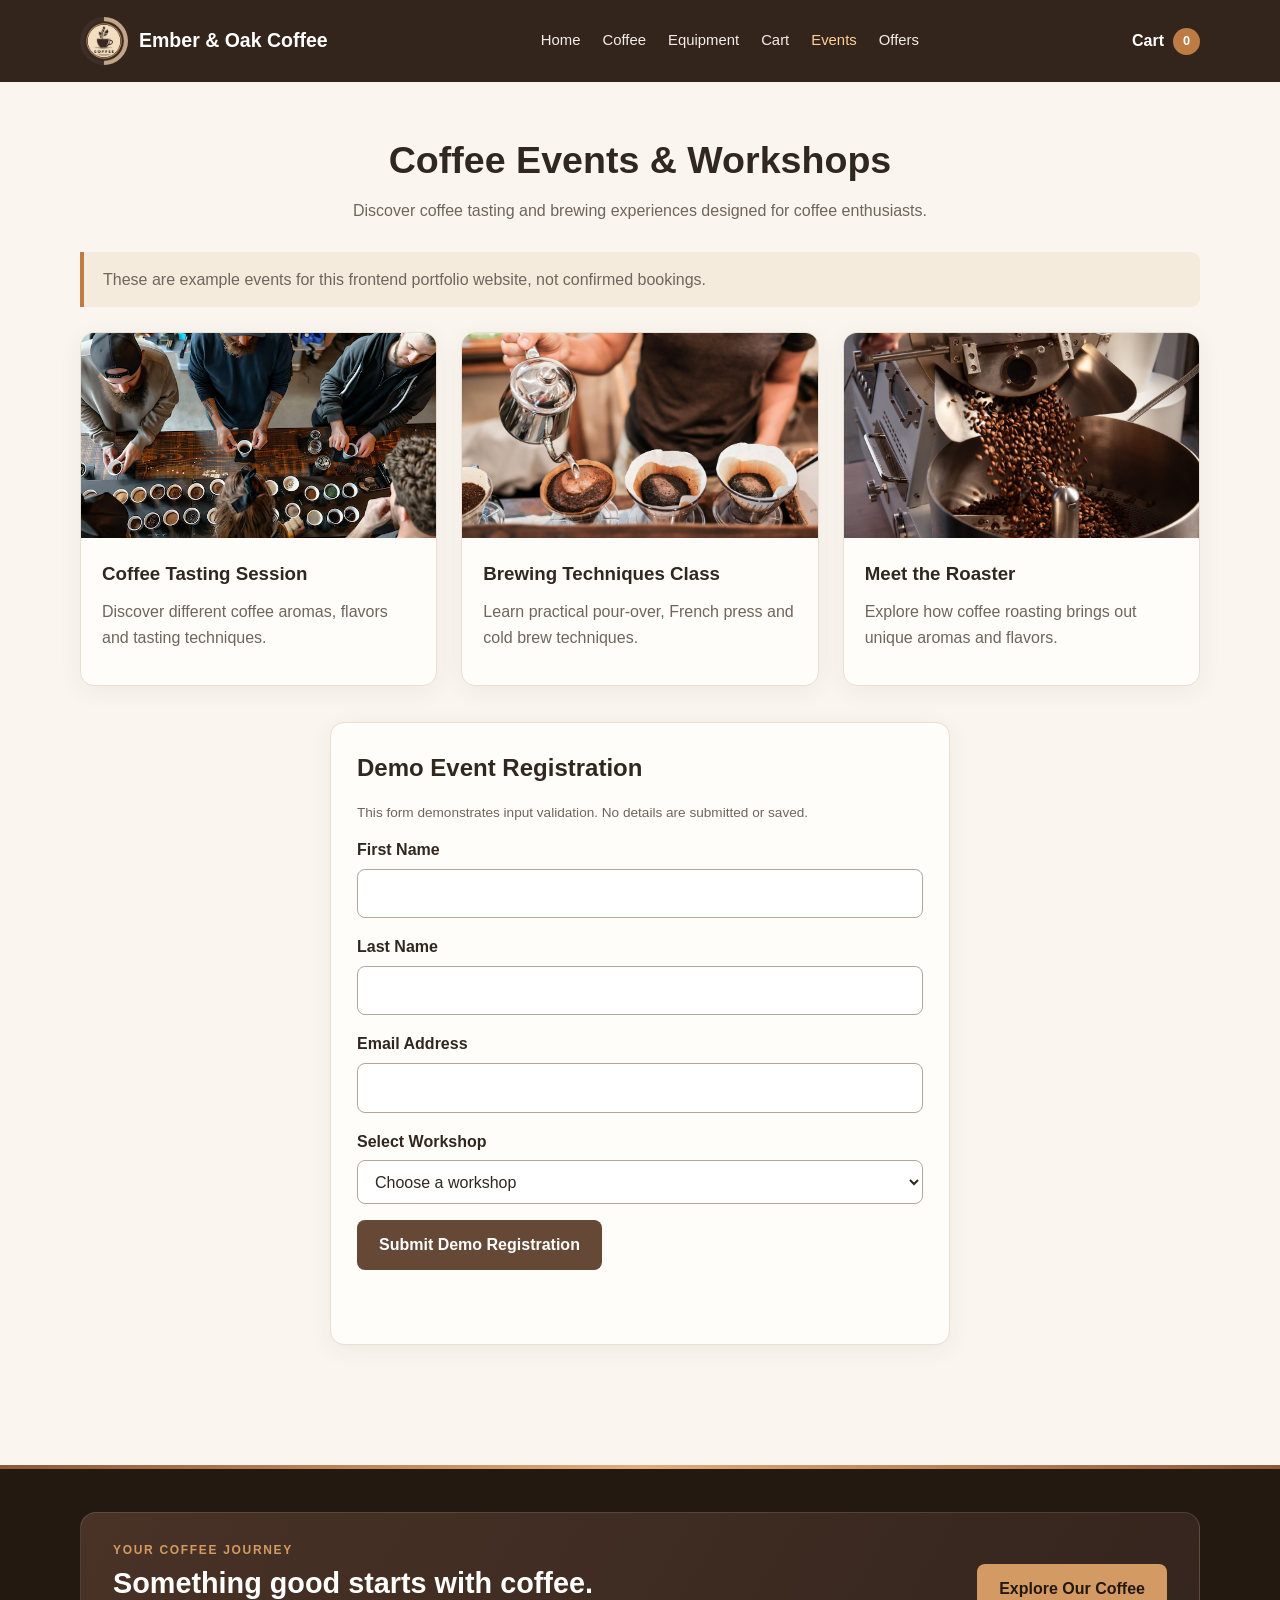
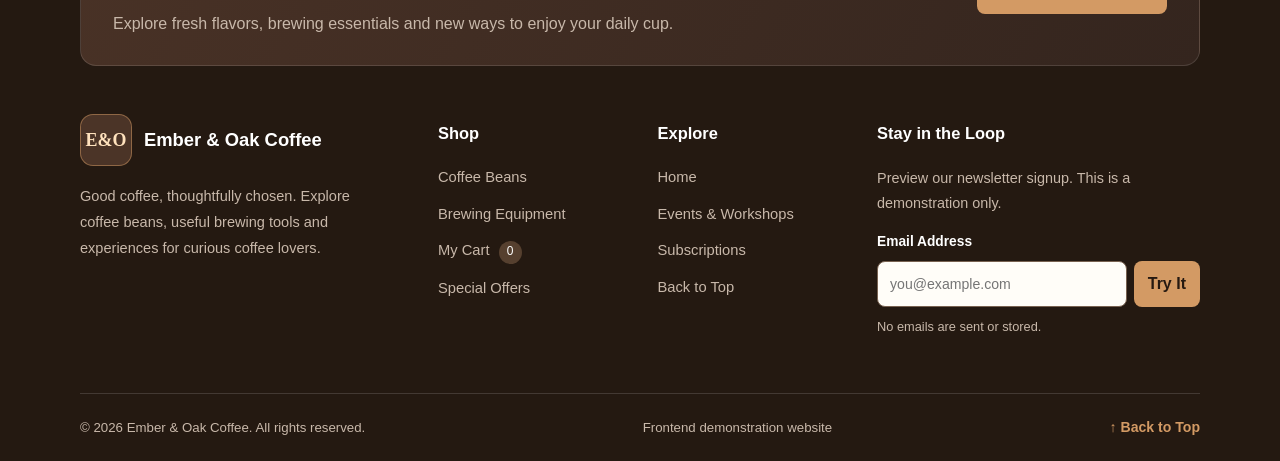
<file: events.html>
<!DOCTYPE html>
<html lang="en">
<head>
  <meta charset="UTF-8">
  <meta name="viewport" content="width=device-width, initial-scale=1.0">
  <title>Events | Ember &amp; Oak Coffee</title>

  <link rel="stylesheet" href="css/style.css">
  <link rel="stylesheet" href="css/footer.css">

  <script src="js/products.js" defer></script>
  <script src="js/main.js" defer></script>
  <script src="js/footer.js" defer></script>
</head>

<body>
  <header id="top" class="site-header">
    <div class="container header-inner">
      <a class="brand" href="index.html">
        <img src="image/coffee-logo.jpg" alt="Coffee logo">
        <span>Ember &amp; Oak Coffee</span>
      </a>

      <nav class="site-nav" aria-label="Main navigation">
        <a href="index.html">Home</a>
        <a href="coffee.html">Coffee</a>
        <a href="equipment.html">Equipment</a>
        <a href="cart.html">Cart</a>
        <a href="events.html" class="active"
           aria-current="page">Events</a>
        <a href="offers.html">Offers</a>
      </nav>

      <a class="cart-link" href="cart.html">
        Cart <span class="cart-badge" data-cart-count>0</span>
      </a>
    </div>
  </header>

  <main class="container section">
    <h1 class="section-title">
      Coffee Events &amp; Workshops
    </h1>

    <p class="section-intro">
      Discover coffee tasting and brewing experiences
      designed for coffee enthusiasts.
    </p>

    <div class="notice-box">
      These are example events for this frontend
      portfolio website, not confirmed bookings.
    </div>

    <!-- EVENT CARDS -->
    <section class="event-grid" style="margin-top:25px"
             aria-label="Coffee workshop ideas">

      <article class="event-card">
        <img src="image/coffee-tasting.avif"
             alt="Coffee tasting session" loading="lazy">
        <div class="event-card-content">
          <h3>Coffee Tasting Session</h3>
          <p>
            Discover different coffee aromas,
            flavors and tasting techniques.
          </p>
        </div>
      </article>

      <article class="event-card">
        <img src="image/hands-pour-over.jpg"
             alt="Pour-over coffee brewing" loading="lazy">
        <div class="event-card-content">
          <h3>Brewing Techniques Class</h3>
          <p>
            Learn practical pour-over, French press
            and cold brew techniques.
          </p>
        </div>
      </article>

      <article class="event-card">
        <img src="image/meet-roaster.jpg"
             alt="Coffee roasting demonstration" loading="lazy">
        <div class="event-card-content">
          <h3>Meet the Roaster</h3>
          <p>
            Explore how coffee roasting brings out
            unique aromas and flavors.
          </p>
        </div>
      </article>
    </section>

    <!-- EVENT FORM -->
    <section class="registration-card">
      <h2>Demo Event Registration</h2>

      <p class="small-note">
        This form demonstrates input validation.
        No details are submitted or saved.
      </p>

      <form id="eventForm">
        <label class="form-field" for="firstName">
          First Name
          <input id="firstName" class="input"
                 name="firstName" type="text"
                 maxlength="60" required>
        </label>

        <label class="form-field" for="lastName">
          Last Name
          <input id="lastName" class="input"
                 name="lastName" type="text"
                 maxlength="60" required>
        </label>

        <label class="form-field" for="eventEmail">
          Email Address
          <input id="eventEmail" class="input"
                 name="email" type="email" required>
        </label>

        <label class="form-field" for="eventSelect">
          Select Workshop
          <select id="eventSelect" class="input"
                  name="workshop" required>
            <option value="">Choose a workshop</option>
            <option value="tasting">
              Coffee Tasting Session
            </option>
            <option value="brewing">
              Brewing Techniques Class
            </option>
            <option value="roaster">
              Meet the Roaster
            </option>
          </select>
        </label>

        <button type="submit" class="button">
          Submit Demo Registration
        </button>

        <p id="eventMessage" class="status-message"
           role="status" aria-live="polite"></p>
      </form>
    </section>
  </main>

  <!-- ADVANCED FOOTER -->
  <footer class="eo-footer">
    <div class="eo-footer-inner">
      <div class="eo-footer-feature">
        <div>
          <p class="eo-footer-kicker">Your coffee journey</p>
          <h2>Something good starts with coffee.</h2>
          <p>
            Explore fresh flavors, brewing essentials
            and new ways to enjoy your daily cup.
          </p>
        </div>
        <a href="coffee.html" class="eo-footer-cta">
          Explore Our Coffee
        </a>
      </div>

      <div class="eo-footer-grid">
        <section class="eo-footer-about">
          <div class="eo-footer-brand">
            <span class="eo-footer-logo"
                  aria-hidden="true">E&amp;O</span>
            <a href="index.html" class="eo-footer-brand-name">
              Ember &amp; Oak Coffee
            </a>
          </div>
          <p class="eo-footer-description">
            Good coffee, thoughtfully chosen.
            Explore coffee beans, useful brewing tools
            and experiences for curious coffee lovers.
          </p>
        </section>

        <nav aria-label="Footer shop navigation">
          <h2 class="eo-footer-title">Shop</h2>
          <div class="eo-footer-links">
            <a href="coffee.html">Coffee Beans</a>
            <a href="equipment.html">Brewing Equipment</a>
            <a href="cart.html">
              My Cart
              <span class="eo-footer-cart-count"
                    data-cart-count>0</span>
            </a>
            <a href="offers.html">Special Offers</a>
          </div>
        </nav>

        <nav aria-label="Footer explore navigation">
          <h2 class="eo-footer-title">Explore</h2>
          <div class="eo-footer-links">
            <a href="index.html">Home</a>
            <a href="events.html">Events &amp; Workshops</a>
            <a href="offers.html">Subscriptions</a>
            <a href="#top">Back to Top</a>
          </div>
        </nav>

        <section class="eo-footer-newsletter">
          <h2 class="eo-footer-title">Stay in the Loop</h2>
          <p>
            Preview our newsletter signup.
            This is a demonstration only.
          </p>
          <label for="footerEmail"
                 class="eo-newsletter-label">
            Email Address
          </label>
          <div class="eo-newsletter-controls">
            <input id="footerEmail"
                   class="eo-newsletter-input"
                   type="email"
                   placeholder="you@example.com"
                   required
                   data-newsletter-input>
            <button type="button"
                    class="eo-newsletter-button"
                    data-newsletter-button>
              Try It
            </button>
          </div>
          <p class="eo-newsletter-status"
             data-newsletter-status
             role="status" aria-live="polite">
            No emails are sent or stored.
          </p>
        </section>
      </div>

      <div class="eo-footer-bottom">
        <p>
          &copy; <span data-footer-year>2026</span>
          Ember &amp; Oak Coffee. All rights reserved.
        </p>
        <p>Frontend demonstration website</p>
        <a href="#top" class="eo-footer-backtop">
          ↑ Back to Top
        </a>
      </div>
    </div>
  </footer>
</body>
</html>
</file>
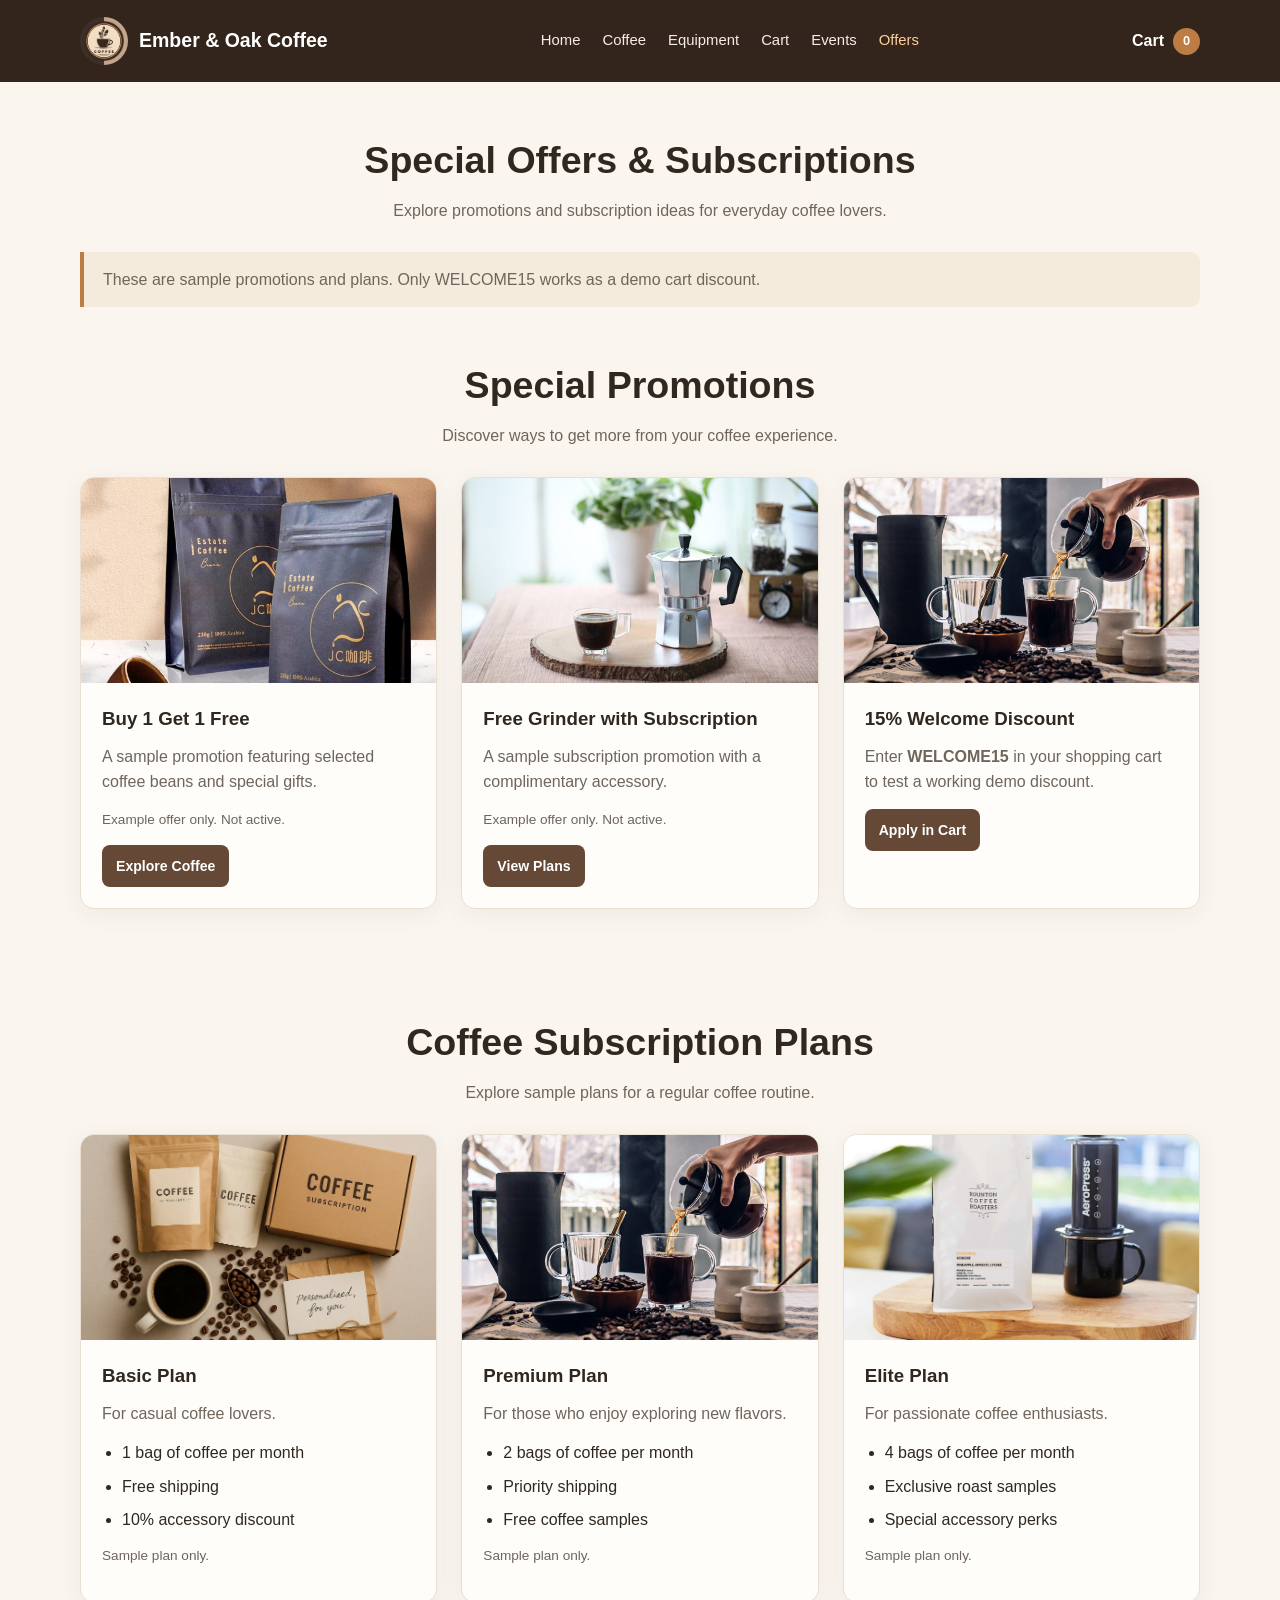
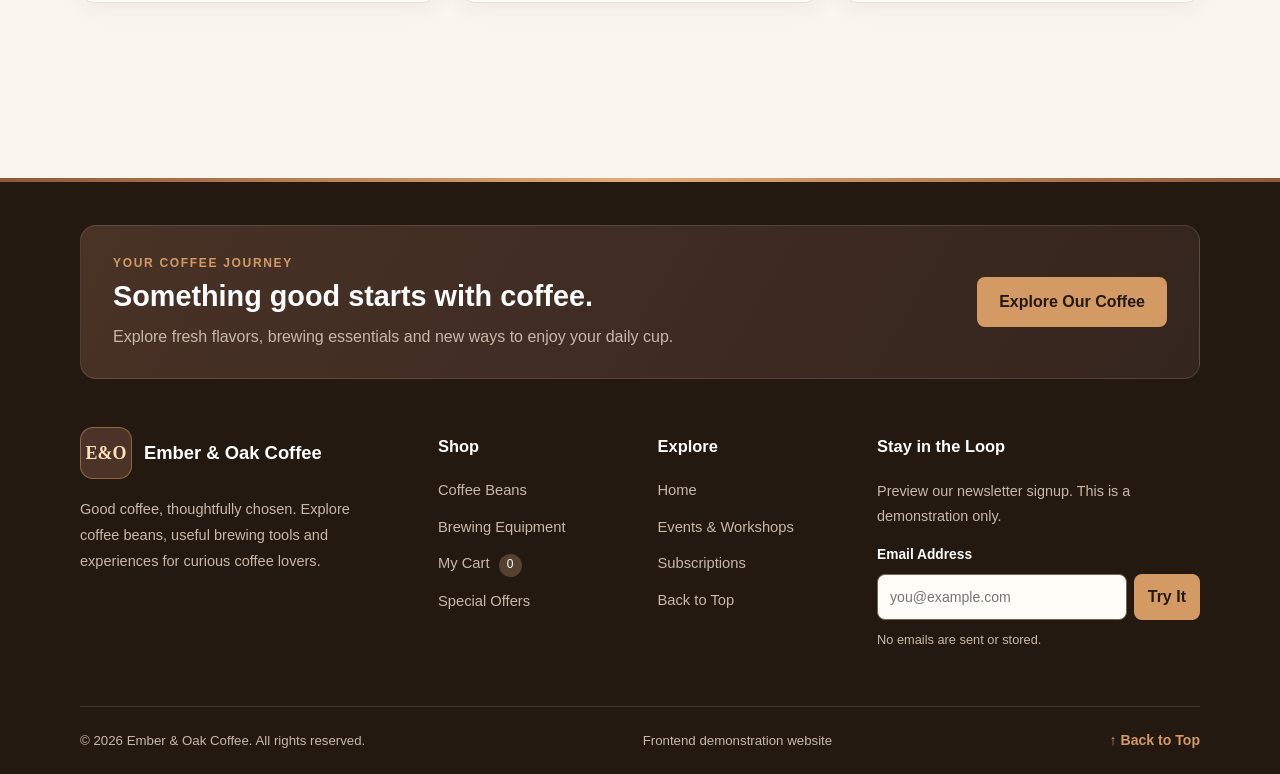
<file: offers.html>
<!DOCTYPE html>
<html lang="en">
<head>
  <meta charset="UTF-8">
  <meta name="viewport" content="width=device-width, initial-scale=1.0">
  <title>Offers | Ember &amp; Oak Coffee</title>

  <link rel="stylesheet" href="css/style.css">
  <link rel="stylesheet" href="css/footer.css">

  <script src="js/products.js" defer></script>
  <script src="js/main.js" defer></script>
  <script src="js/footer.js" defer></script>
</head>

<body>
  <header id="top" class="site-header">
    <div class="container header-inner">
      <a href="index.html" class="brand">
        <img src="image/coffee-logo.jpg" alt="Coffee logo">
        <span>Ember &amp; Oak Coffee</span>
      </a>

      <nav class="site-nav" aria-label="Main navigation">
        <a href="index.html">Home</a>
        <a href="coffee.html">Coffee</a>
        <a href="equipment.html">Equipment</a>
        <a href="cart.html">Cart</a>
        <a href="events.html">Events</a>
        <a href="offers.html" class="active"
           aria-current="page">Offers</a>
      </nav>

      <a class="cart-link" href="cart.html">
        Cart <span class="cart-badge" data-cart-count>0</span>
      </a>
    </div>
  </header>

  <main class="container section">
    <h1 class="section-title">
      Special Offers &amp; Subscriptions
    </h1>

    <p class="section-intro">
      Explore promotions and subscription ideas
      for everyday coffee lovers.
    </p>

    <div class="notice-box">
      These are sample promotions and plans.
      Only WELCOME15 works as a demo cart discount.
    </div>

    <!-- SPECIAL PROMOTIONS -->
    <section class="section">
      <h2 class="section-title">Special Promotions</h2>
      <p class="section-intro">
        Discover ways to get more from your coffee experience.
      </p>

      <div class="offers-grid">
        <article class="offer-card">
          <img src="image/buy 1 get 1.avif"
               alt="Buy one get one coffee offer"
               loading="lazy">

          <div class="offer-card-content">
            <h3>Buy 1 Get 1 Free</h3>
            <p>
              A sample promotion featuring selected
              coffee beans and special gifts.
            </p>
            <p class="small-note">
              Example offer only. Not active.
            </p>
            <a href="coffee.html" class="button button-small">
              Explore Coffee
            </a>
          </div>
        </article>

        <article class="offer-card">
          <img src="image/moka-pot.jpg"
               alt="Coffee equipment" loading="lazy">

          <div class="offer-card-content">
            <h3>Free Grinder with Subscription</h3>
            <p>
              A sample subscription promotion
              with a complimentary accessory.
            </p>
            <p class="small-note">
              Example offer only. Not active.
            </p>
            <a href="#subscriptionPlans"
               class="button button-small">
              View Plans
            </a>
          </div>
        </article>

        <article class="offer-card">
          <img src="image/premium.jpg"
               alt="Premium coffee" loading="lazy">

          <div class="offer-card-content">
            <h3>15% Welcome Discount</h3>
            <p>
              Enter <strong>WELCOME15</strong>
              in your shopping cart to test
              a working demo discount.
            </p>
            <a href="cart.html" class="button button-small">
              Apply in Cart
            </a>
          </div>
        </article>
      </div>
    </section>

    <!-- SUBSCRIPTION PLANS -->
    <section class="section" id="subscriptionPlans">
      <h2 class="section-title">
        Coffee Subscription Plans
      </h2>
      <p class="section-intro">
        Explore sample plans for a regular coffee routine.
      </p>

      <div class="offers-grid">
        <article class="offer-card">
          <img src="image/basic.webp"
               alt="Basic subscription" loading="lazy">

          <div class="offer-card-content">
            <h3>Basic Plan</h3>
            <p>For casual coffee lovers.</p>
            <ul>
              <li>1 bag of coffee per month</li>
              <li>Free shipping</li>
              <li>10% accessory discount</li>
            </ul>
            <p class="small-note">Sample plan only.</p>
          </div>
        </article>

        <article class="offer-card">
          <img src="image/premium.jpg"
               alt="Premium subscription" loading="lazy">

          <div class="offer-card-content">
            <h3>Premium Plan</h3>
            <p>For those who enjoy exploring new flavors.</p>
            <ul>
              <li>2 bags of coffee per month</li>
              <li>Priority shipping</li>
              <li>Free coffee samples</li>
            </ul>
            <p class="small-note">Sample plan only.</p>
          </div>
        </article>

        <article class="offer-card">
          <img src="image/elite.webp"
               alt="Elite subscription" loading="lazy">

          <div class="offer-card-content">
            <h3>Elite Plan</h3>
            <p>For passionate coffee enthusiasts.</p>
            <ul>
              <li>4 bags of coffee per month</li>
              <li>Exclusive roast samples</li>
              <li>Special accessory perks</li>
            </ul>
            <p class="small-note">Sample plan only.</p>
          </div>
        </article>
      </div>
    </section>
  </main>

  <!-- ADVANCED FOOTER -->
  <footer class="eo-footer">
    <div class="eo-footer-inner">
      <div class="eo-footer-feature">
        <div>
          <p class="eo-footer-kicker">Your coffee journey</p>
          <h2>Something good starts with coffee.</h2>
          <p>
            Explore fresh flavors, brewing essentials
            and new ways to enjoy your daily cup.
          </p>
        </div>
        <a href="coffee.html" class="eo-footer-cta">
          Explore Our Coffee
        </a>
      </div>

      <div class="eo-footer-grid">
        <section class="eo-footer-about">
          <div class="eo-footer-brand">
            <span class="eo-footer-logo"
                  aria-hidden="true">E&amp;O</span>
            <a href="index.html" class="eo-footer-brand-name">
              Ember &amp; Oak Coffee
            </a>
          </div>
          <p class="eo-footer-description">
            Good coffee, thoughtfully chosen.
            Explore coffee beans, useful brewing tools
            and experiences for curious coffee lovers.
          </p>
        </section>

        <nav aria-label="Footer shop navigation">
          <h2 class="eo-footer-title">Shop</h2>
          <div class="eo-footer-links">
            <a href="coffee.html">Coffee Beans</a>
            <a href="equipment.html">Brewing Equipment</a>
            <a href="cart.html">
              My Cart
              <span class="eo-footer-cart-count"
                    data-cart-count>0</span>
            </a>
            <a href="offers.html">Special Offers</a>
          </div>
        </nav>

        <nav aria-label="Footer explore navigation">
          <h2 class="eo-footer-title">Explore</h2>
          <div class="eo-footer-links">
            <a href="index.html">Home</a>
            <a href="events.html">Events &amp; Workshops</a>
            <a href="offers.html">Subscriptions</a>
            <a href="#top">Back to Top</a>
          </div>
        </nav>

        <section class="eo-footer-newsletter">
          <h2 class="eo-footer-title">Stay in the Loop</h2>
          <p>
            Preview our newsletter signup.
            This is a demonstration only.
          </p>
          <label for="footerEmail"
                 class="eo-newsletter-label">
            Email Address
          </label>
          <div class="eo-newsletter-controls">
            <input id="footerEmail"
                   class="eo-newsletter-input"
                   type="email"
                   placeholder="you@example.com"
                   required
                   data-newsletter-input>
            <button type="button"
                    class="eo-newsletter-button"
                    data-newsletter-button>
              Try It
            </button>
          </div>
          <p class="eo-newsletter-status"
             data-newsletter-status
             role="status" aria-live="polite">
            No emails are sent or stored.
          </p>
        </section>
      </div>

      <div class="eo-footer-bottom">
        <p>
          &copy; <span data-footer-year>2026</span>
          Ember &amp; Oak Coffee. All rights reserved.
        </p>
        <p>Frontend demonstration website</p>
        <a href="#top" class="eo-footer-backtop">
          ↑ Back to Top
        </a>
      </div>
    </div>
  </footer>
</body>
</html>
</file>
<file: css/style.css>
/* ===============================================
   EMBER & OAK COFFEE
   COMPLETE SHARED + HOMEPAGE STYLES
   Advanced footer: css/footer.css
=============================================== */

/* COLORS */

:root {
  --coffee: #33241c;
  --coffee-light: #654936;
  --cream: #faf6ef;
  --paper: #fffdf9;
  --accent: #bc7c43;
  --text: #302820;
  --muted: #6f655c;
  --border: #e9dfd2;
  --success: #28664b;
  --shadow: 0 5px 24px rgba(50, 29, 17, 0.06);
  --shadow-hover: 0 14px 35px rgba(50, 29, 17, 0.12);
}

/* ===============================================
   GLOBAL
=============================================== */

*,
*::before,
*::after {
  box-sizing: border-box;
}

html {
  scroll-behavior: smooth;
}

body {
  margin: 0;
  min-height: 100vh;
  background: var(--cream);
  color: var(--text);
  font-family: Arial, Helvetica, sans-serif;
  line-height: 1.6;
}

a {
  color: inherit;
}

img {
  display: block;
  max-width: 100%;
}

button,
input,
select,
textarea {
  font: inherit;
}

button {
  cursor: pointer;
}

button:disabled {
  opacity: 0.5;
  cursor: not-allowed;
}

[hidden] {
  display: none !important;
}

:focus-visible {
  outline: 3px solid var(--accent);
  outline-offset: 3px;
}

.container {
  width: min(1120px, 92%);
  margin-inline: auto;
}

.section {
  padding-block: 55px;
}

.centered {
  text-align: center;
}

.section-title {
  margin: 0 0 14px;
  font-size: clamp(1.7rem, 3vw, 2.35rem);
  line-height: 1.25;
  text-align: center;
}

.section-intro {
  max-width: 720px;
  margin: 0 auto 28px;
  color: var(--muted);
  text-align: center;
}

.eyebrow {
  margin: 0;
  color: var(--accent);
  font-size: 0.76rem;
  font-weight: 700;
  letter-spacing: 0.1em;
  text-transform: uppercase;
}

/* ===============================================
   HEADER AND NAVIGATION
=============================================== */

.site-header {
  position: relative;
  z-index: 10;
  background: var(--coffee);
  color: #fff;
}

.header-inner {
  display: flex;
  justify-content: space-between;
  align-items: center;
  flex-wrap: wrap;
  gap: 16px 24px;
  min-height: 82px;
  padding-block: 12px;
}

.brand {
  display: inline-flex;
  align-items: center;
  gap: 11px;
  font-size: 1.22rem;
  font-weight: 700;
  text-decoration: none;
}

.brand img {
  width: 48px;
  height: 48px;
  border-radius: 50%;
  object-fit: cover;
}

.site-nav {
  display: flex;
  align-items: center;
  justify-content: center;
  flex-wrap: wrap;
  gap: 4px 12px;
}

.site-nav a {
  padding: 8px 5px;
  color: #f4eee8;
  font-size: 0.93rem;
  text-decoration: none;
}

.site-nav a:hover,
.site-nav a.active,
.site-nav a[aria-current="page"] {
  color: #ffcf9b;
}

.cart-link {
  display: inline-flex;
  align-items: center;
  gap: 9px;
  font-weight: 700;
  white-space: nowrap;
  text-decoration: none;
}

.cart-badge {
  display: inline-grid;
  place-items: center;
  min-width: 27px;
  height: 27px;
  padding: 0 5px;
  border-radius: 50px;
  background: var(--accent);
  color: #fff;
  font-size: 0.8rem;
}

/* ===============================================
   BUTTONS
=============================================== */

.button {
  display: inline-flex;
  justify-content: center;
  align-items: center;
  gap: 8px;
  min-height: 43px;
  padding: 11px 21px;
  border: 1px solid transparent;
  border-radius: 8px;
  background: var(--coffee-light);
  color: #fff;
  font-weight: 700;
  text-align: center;
  text-decoration: none;
  transition: background 0.2s, transform 0.2s;
}

.button:hover:not(:disabled) {
  background: #845832;
  transform: translateY(-1px);
}

.button-small {
  min-height: 39px;
  padding: 9px 13px;
  font-size: 0.88rem;
}

.button-outline {
  border-color: var(--coffee-light);
  background: transparent;
  color: var(--coffee);
}

.button-outline:hover:not(:disabled) {
  background: #f3e9de;
  color: var(--coffee);
}

.text-button {
  padding: 6px 0;
  border: 0;
  background: transparent;
  color: #9e4929;
  text-decoration: underline;
}

/* ===============================================
   FORMS
=============================================== */

.input,
select.input {
  width: 100%;
  min-height: 44px;
  padding: 11px 13px;
  border: 1px solid #b7a698;
  border-radius: 8px;
  background: #fff;
  color: var(--text);
}

.form-field {
  display: block;
  margin-bottom: 16px;
  font-weight: 700;
}

.form-field .input {
  display: block;
  margin-top: 6px;
  font-weight: 400;
}

.status-message {
  min-height: 1.5em;
  margin: 12px 0;
  color: var(--success);
  font-weight: 700;
  text-align: center;
}

.small-note {
  margin-top: 9px;
  color: var(--muted);
  font-size: 0.85rem;
}

/* ===============================================
   SHARED CARD GRIDS
=============================================== */

.feature-grid,
.product-grid,
.event-grid,
.offers-grid {
  display: grid;
  grid-template-columns: repeat(3, minmax(0, 1fr));
  gap: 24px;
}

.feature-card,
.product-card,
.event-card,
.offer-card,
.summary-card,
.registration-card {
  overflow: hidden;
  border: 1px solid var(--border);
  border-radius: 14px;
  background: var(--paper);
  box-shadow: var(--shadow);
}

.feature-card img,
.event-card img,
.offer-card img {
  width: 100%;
  height: 205px;
  object-fit: cover;
}

.feature-card-content,
.event-card-content,
.offer-card-content {
  padding: 21px;
}

.feature-card h3,
.event-card h3,
.offer-card h3 {
  margin: 0 0 10px;
}

.feature-card p,
.event-card p,
.offer-card p {
  margin: 0 0 14px;
  color: var(--muted);
}

/* ===============================================
   COFFEE AND EQUIPMENT PAGES
=============================================== */

.catalogue-heading {
  padding: 45px 0 10px;
}

.catalogue-heading h1 {
  margin: 0 0 12px;
  font-size: clamp(1.8rem, 4vw, 2.4rem);
  line-height: 1.2;
  text-align: center;
}

.search-row {
  width: min(570px, 100%);
  margin: 24px auto;
}

.search-row label {
  display: block;
  margin-bottom: 7px;
  font-weight: 700;
}

/* PRODUCT CARDS */

.product-card {
  display: flex;
  min-width: 0;
  flex-direction: column;
  transition: transform 0.2s, box-shadow 0.2s;
}

.product-card:hover {
  transform: translateY(-4px);
  box-shadow: var(--shadow-hover);
}

.product-card > img {
  width: 100%;
  height: 220px;
  object-fit: cover;
}

.product-info {
  display: flex;
  flex: 1;
  flex-direction: column;
  min-width: 0;
  padding: 21px;
}

.product-info h3 {
  margin: 7px 0 9px;
  font-size: 1.19rem;
  line-height: 1.35;
}

.product-info > p:not(.eyebrow) {
  margin: 0 0 10px;
  color: var(--muted);
  font-size: 0.92rem;
}

.product-info > .product-detail {
  font-size: 0.86rem;
}

.product-bottom {
  display: flex;
  align-items: center;
  justify-content: space-between;
  flex-wrap: wrap;
  gap: 12px;
  margin-top: auto;
  padding-top: 17px;
}

.product-bottom strong {
  color: var(--coffee);
  font-size: 1.05rem;
}

.empty-message {
  grid-column: 1 / -1;
  margin: 18px 0;
  padding: 27px;
  border: 1px dashed #cbb9a5;
  border-radius: 10px;
  background: #fff;
  text-align: center;
}

.empty-message a {
  color: var(--coffee-light);
  font-weight: 700;
}

/* ===============================================
   ADD-TO-CART QUANTITY CONTROLS
=============================================== */

.card-cart-action {
  display: flex;
  align-items: center;
  justify-content: flex-end;
  min-width: 115px;
}

.card-stepper {
  display: inline-flex;
  align-items: center;
  justify-content: center;
  overflow: hidden;
  border: 1px solid #d4bda5;
  border-radius: 9px;
  background: #fffaf4;
}

.product-bottom .card-stepper button {
  display: grid;
  place-items: center;
  width: 38px;
  height: 38px;
  padding: 0;
  border: 0;
  border-radius: 0;
  background: var(--coffee-light);
  color: #fff;
  font-size: 20px;
  font-weight: 700;
  transition: background 0.2s;
}

.product-bottom .card-stepper button:hover:not(:disabled) {
  background: var(--accent);
}

.card-stepper [data-quantity-value] {
  display: grid;
  place-items: center;
  min-width: 40px;
  height: 38px;
  padding: 0 7px;
  color: var(--coffee);
  background: #fffaf4;
  font-weight: 700;
}

#cartNotice {
  min-height: 24px;
  margin: 15px 0;
}

/* ===============================================
   SHOPPING CART PAGE
=============================================== */

.cart-layout {
  display: grid;
  grid-template-columns: minmax(0, 1.8fr) minmax(290px, 1fr);
  align-items: start;
  gap: 25px;
  padding: 25px 0 50px;
}

.cart-list {
  display: flex;
  flex-direction: column;
  gap: 14px;
}

.cart-item {
  display: grid;
  grid-template-columns: 96px minmax(0, 1fr) auto auto;
  align-items: center;
  gap: 14px;
  padding: 16px;
  border: 1px solid var(--border);
  border-radius: 12px;
  background: #fff;
}

.cart-item img {
  width: 96px;
  height: 96px;
  object-fit: cover;
  border-radius: 9px;
}

.cart-item-info {
  min-width: 0;
}

.cart-item-info h3 {
  margin: 0 0 5px;
  font-size: 1rem;
}

.cart-item-info p {
  margin: 0 0 5px;
  color: var(--muted);
  font-size: 0.88rem;
}

.cart-item > strong {
  white-space: nowrap;
}

.quantity-controls {
  display: inline-flex;
  align-items: center;
  gap: 5px;
}

.quantity-controls button {
  width: 31px;
  height: 35px;
  border: 1px solid var(--border);
  border-radius: 6px;
  background: var(--cream);
}

.quantity-controls button:hover {
  background: #eadbcc;
}

.quantity-controls input {
  width: 49px;
  height: 35px;
  border: 1px solid var(--border);
  border-radius: 6px;
  text-align: center;
}

/* ===============================================
   ORDER SUMMARY
=============================================== */

.summary-card {
  padding: 24px;
}

.summary-card h2 {
  margin: 0 0 16px;
  font-size: 1.35rem;
}

.summary-line {
  display: flex;
  justify-content: space-between;
  gap: 12px;
  padding: 9px 0;
}

.summary-line.total {
  margin-top: 12px;
  padding-top: 17px;
  border-top: 1px solid var(--border);
  font-size: 1.3rem;
  font-weight: 700;
}

.promo-box {
  display: grid;
  grid-template-columns: 1fr auto;
  gap: 8px;
  margin-top: 12px;
}

.promo-box .input {
  min-width: 0;
}

.checkout-button {
  width: 100%;
  margin-top: 20px;
}

/* ===============================================
   EVENTS AND OFFERS
=============================================== */

.event-spacing {
  margin-top: 25px;
}

.registration-card {
  max-width: 620px;
  margin: 36px auto 0;
  padding: 26px;
}

.registration-card h2 {
  margin: 0 0 14px;
}

.offer-card ul {
  margin: 0 0 12px;
  padding-left: 20px;
}

.offer-card li {
  margin-bottom: 8px;
}

.notice-box {
  margin-top: 18px;
  padding: 15px 19px;
  border-left: 4px solid var(--accent);
  border-radius: 0 9px 9px 0;
  background: #f5ebdd;
  color: var(--muted);
}

.notice-box h2 {
  margin: 0 0 9px;
  color: var(--coffee);
}

.notice-box p {
  margin: 0 0 15px;
}

.notice-box .button {
  margin: 5px 8px 5px 0;
}

/* ===============================================
   WELCOME DIALOG
=============================================== */

.welcome-dialog {
  width: min(440px, 92vw);
  padding: 27px;
  border: 0;
  border-radius: 15px;
  background: #fffdf9;
  color: var(--text);
  box-shadow: 0 15px 58px rgba(0, 0, 0, 0.25);
}

.welcome-dialog::backdrop {
  background: rgba(15, 10, 7, 0.68);
}

.welcome-dialog h2 {
  margin: 0 0 12px;
}

.welcome-dialog p {
  margin: 0 0 14px;
}

.dialog-close {
  float: right;
  padding: 2px 6px;
  border: 0;
  background: transparent;
  font-size: 1.65rem;
}

.welcome-dialog .button {
  width: 100%;
  margin-top: 12px;
}

/* ===============================================
   SIMPLE FOOTER FALLBACK
   Advanced footer styles are in footer.css
=============================================== */

.site-footer {
  margin-top: 32px;
  padding: 28px 0;
  background: var(--coffee);
  color: #f6eee5;
}

.footer-inner {
  display: flex;
  justify-content: space-between;
  align-items: center;
  flex-wrap: wrap;
  gap: 15px;
}

.footer-inner p {
  margin: 0;
}

.footer-links {
  display: flex;
  flex-wrap: wrap;
  gap: 18px;
}

.footer-links a {
  text-decoration: none;
}

.footer-links a:hover {
  text-decoration: underline;
}

/* ===============================================
   PREMIUM HOMEPAGE
=============================================== */

/* HERO */

.home-hero {
  padding: 80px 0;
  background: linear-gradient(
    135deg,
    #fbf8f2,
    #f0e6d9
  );
}

.home-hero-inner {
  display: grid;
  grid-template-columns: minmax(0, 1.05fr) minmax(0, 0.95fr);
  align-items: center;
  gap: 65px;
}

.home-hero-content {
  max-width: 590px;
}

.home-kicker,
.home-section-kicker {
  margin: 0 0 18px;
  color: #99633b;
  font-size: 0.78rem;
  font-weight: 800;
  letter-spacing: 0.15em;
  text-transform: uppercase;
}

.home-hero h1 {
  max-width: 650px;
  margin: 0 0 23px;
  font-family: Georgia, "Times New Roman", serif;
  font-size: clamp(2.7rem, 5vw, 4.6rem);
  line-height: 1.1;
  letter-spacing: -0.045em;
}

.home-hero h1 span {
  display: block;
  color: #9e6a44;
}

.home-hero-description {
  max-width: 510px;
  margin: 0 0 29px;
  color: var(--muted);
  font-size: 1.05rem;
  line-height: 1.85;
}

.home-hero-actions {
  display: flex;
  flex-wrap: wrap;
  gap: 13px;
  margin-bottom: 28px;
}

.home-primary-btn,
.home-secondary-btn {
  display: inline-flex;
  align-items: center;
  justify-content: center;
  gap: 13px;
  min-height: 50px;
  padding: 13px 23px;
  border: 1px solid var(--coffee-light);
  border-radius: 8px;
  font-size: 0.93rem;
  font-weight: 700;
  text-decoration: none;
  text-align: center;
  transition: background 0.2s, transform 0.2s;
}

.home-primary-btn {
  background: var(--coffee-light);
  color: #fff;
}

.home-primary-btn:hover {
  background: var(--coffee);
  transform: translateY(-2px);
}

.home-secondary-btn {
  border-color: #bca895;
  background: transparent;
  color: var(--coffee-light);
}

.home-secondary-btn:hover {
  background: #e9dccd;
  transform: translateY(-2px);
}

.home-hero-features {
  display: flex;
  flex-wrap: wrap;
  gap: 13px 24px;
  color: #655345;
  font-size: 0.84rem;
  font-weight: 600;
}

.home-hero-image {
  position: relative;
  min-width: 0;
}

.home-hero-image > img {
  width: 100%;
  height: 490px;
  object-fit: cover;
  border-radius: 22px;
  box-shadow: 0 22px 60px rgba(54, 35, 22, 0.15);
}

.home-image-label {
  position: absolute;
  bottom: 25px;
  left: -25px;
  display: flex;
  align-items: center;
  gap: 13px;
  padding: 16px 21px;
  border: 1px solid #eee1d2;
  border-radius: 12px;
  background: #fffdf9;
  box-shadow: 0 12px 35px rgba(0, 0, 0, 0.12);
}

.home-label-icon {
  display: grid;
  place-items: center;
  width: 42px;
  height: 42px;
  border-radius: 50%;
  background: #f2e4d2;
  color: #9e6a44;
  font-size: 24px;
}

.home-image-label strong,
.home-image-label small {
  display: block;
}

.home-image-label strong {
  font-size: 0.88rem;
}

.home-image-label small {
  margin-top: 4px;
  color: var(--muted);
  font-size: 0.76rem;
}

/* ===============================================
   HOMEPAGE BENEFITS
=============================================== */

.home-benefits {
  border-bottom: 1px solid var(--border);
  background: #fff;
}

.home-benefits-grid {
  display: grid;
  grid-template-columns: repeat(3, minmax(0, 1fr));
  gap: 30px;
  padding-block: 30px;
}

.home-benefit {
  display: flex;
  align-items: center;
  gap: 15px;
}

.home-benefit-icon {
  display: grid;
  place-items: center;
  width: 55px;
  height: 55px;
  flex-shrink: 0;
  border-radius: 14px;
  background: #f6eee5;
  color: #90613d;
  font-size: 24px;
}

.home-benefit h3 {
  margin: 0 0 6px;
  font-size: 0.95rem;
}

.home-benefit p {
  margin: 0;
  color: var(--muted);
  font-size: 0.83rem;
  line-height: 1.6;
}

/* ===============================================
   HOMEPAGE SECTIONS
=============================================== */

.home-section {
  padding-block: 85px;
}

.home-section-heading {
  max-width: 700px;
  margin: 0 auto 42px;
  text-align: center;
}

.home-section-heading h2 {
  margin: 0 0 16px;
  font-family: Georgia, serif;
  font-size: clamp(2rem, 3.5vw, 2.9rem);
  line-height: 1.2;
  letter-spacing: -0.025em;
}

.home-section-heading > p:last-child {
  max-width: 590px;
  margin: 0 auto;
  color: var(--muted);
  line-height: 1.8;
}

/* ===============================================
   HOMEPAGE CATEGORY CARDS
=============================================== */

.home-category-grid {
  display: grid;
  grid-template-columns: repeat(3, minmax(0, 1fr));
  gap: 25px;
}

.home-category-card {
  overflow: hidden;
  border: 1px solid var(--border);
  border-radius: 15px;
  background: white;
  box-shadow: var(--shadow);
  transition: transform 0.25s, box-shadow 0.25s;
}

.home-category-card:hover {
  transform: translateY(-5px);
  box-shadow: var(--shadow-hover);
}

.home-category-image {
  height: 235px;
  overflow: hidden;
}

.home-category-image img {
  width: 100%;
  height: 100%;
  object-fit: cover;
  transition: transform 0.35s;
}

.home-category-card:hover img {
  transform: scale(1.045);
}

.home-category-content {
  padding: 26px;
}

.home-category-label {
  color: #a57550;
  font-size: 0.72rem;
  font-weight: 800;
  letter-spacing: 0.12em;
  text-transform: uppercase;
}

.home-category-content h3 {
  margin: 11px 0;
  font-family: Georgia, serif;
  font-size: 1.35rem;
}

.home-category-content p {
  min-height: 66px;
  margin: 0 0 20px;
  color: var(--muted);
  font-size: 0.91rem;
  line-height: 1.75;
}

.home-category-content a {
  display: inline-flex;
  align-items: center;
  gap: 10px;
  color: var(--coffee-light);
  font-weight: 700;
  text-decoration: none;
}

.home-category-content a:hover {
  color: var(--accent);
}

/* ===============================================
   HOMEPAGE FEATURED PRODUCTS
=============================================== */

.home-products-section {
  padding-block: 85px;
  background: #f9f5ee;
}

.home-search-container {
  display: flex;
  flex-direction: column;
  gap: 10px;
  max-width: 440px;
  margin: 0 auto 35px;
}

.home-search-container label {
  font-size: 0.88rem;
  font-weight: 700;
}

.home-search-container input {
  min-height: 48px;
  padding: 12px 15px;
  border: 1px solid #d9cbbb;
  border-radius: 9px;
  background: #fff;
}

.home-product-grid {
  grid-template-columns: repeat(4, minmax(0, 1fr));
  gap: 20px;
  align-items: stretch;
}

.home-product-grid .product-card {
  min-width: 0;
  background: #fff;
  border-radius: 14px;
}

.home-product-image {
  position: relative;
  height: 215px;
  overflow: hidden;
}

.home-product-image img {
  width: 100%;
  height: 100%;
  object-fit: cover;
}

.home-product-tag {
  position: absolute;
  top: 14px;
  left: 14px;
  padding: 7px 11px;
  border-radius: 40px;
  background: rgba(255, 255, 255, 0.94);
  color: #65452f;
  font-size: 0.72rem;
  font-weight: 700;
}

.home-product-grid .product-info {
  flex: 1;
  min-height: 0;
  padding: 21px 19px;
}

.home-product-grid .product-info h3 {
  margin: 8px 0 12px;
  font-family: Georgia, serif;
  font-size: 1.2rem;
  line-height: 1.35;
}

.home-product-grid .product-info > p:not(.eyebrow) {
  font-size: 0.88rem;
  line-height: 1.7;
}

/* PRICE ABOVE THE QUANTITY CONTROLS */

.home-product-grid .product-bottom {
  display: grid;
  grid-template-columns: minmax(0, 1fr);
  align-content: end;
  justify-items: stretch;
  gap: 12px;
  width: 100%;
  margin-top: auto;
  padding-top: 20px;
}

.home-product-grid .product-bottom > strong {
  display: block;
  min-width: 0;
  font-size: 1.03rem;
  line-height: 1.4;
  white-space: nowrap;
}

/* ADD TO CART / QUANTITY SELECTOR */

.home-product-grid .card-cart-action {
  display: flex;
  justify-content: stretch;
  align-items: stretch;
  width: 100%;
  min-width: 0;
}

.home-product-grid .card-cart-action > [data-add] {
  width: 100%;
  min-height: 43px;
}

.home-product-grid .card-stepper {
  display: flex;
  width: 100%;
  min-height: 43px;
}

.home-product-grid .card-stepper button {
  flex: 0 0 43px;
  height: 43px;
}

.home-product-grid .card-stepper [data-quantity-value] {
  flex: 1 1 auto;
  min-width: 0;
  height: 43px;
}

.home-product-grid .product-bottom > button[data-add] {
  width: 100%;
}

/* ===============================================
   VIEW ALL PRODUCTS
=============================================== */

.home-view-all {
  display: flex;
  justify-content: center;
  align-items: center;
  flex-wrap: wrap;
  gap: 22px;
  margin-top: 42px;
}

.home-text-link {
  color: var(--coffee-light);
  font-weight: 700;
  text-decoration: underline;
  text-underline-offset: 4px;
}

/* ===============================================
   HOMEPAGE PROMOTION
=============================================== */

.home-promotion {
  padding-block: 70px;
  background: #e9ddcf;
}

.home-promotion-inner {
  display: flex;
  align-items: center;
  justify-content: space-between;
  gap: 30px;
}

.home-promotion-inner > div {
  max-width: 680px;
}

.home-promotion h2 {
  margin: 0 0 14px;
  font-family: Georgia, serif;
  font-size: clamp(1.9rem, 3.4vw, 2.8rem);
  line-height: 1.2;
}

.home-promotion p:last-child {
  margin: 0;
  color: var(--muted);
  line-height: 1.75;
}

.home-promotion .home-primary-btn {
  flex-shrink: 0;
}

/* ===============================================
   HOMEPAGE WELCOME POPUP
=============================================== */

.home-welcome-dialog {
  position: relative;
  width: min(450px, calc(100% - 30px));
  max-width: 450px;
  padding: 35px;
  border: 1px solid #e6d6c5;
  border-radius: 18px;
  background: #fffaf4;
  text-align: center;
  box-shadow: 0 30px 80px rgba(0, 0, 0, 0.25);
}

.home-welcome-dialog::backdrop {
  background: rgba(24, 15, 10, 0.65);
}

/* FIXED COFFEE ICON — SVG */

.home-dialog-icon {
  display: flex;
  align-items: center;
  justify-content: center;
  width: 68px;
  height: 68px;
  margin: 0 auto 22px;
  border: 1px solid #e2ccb5;
  border-radius: 50%;
  background: #f1e4d4;
  color: #654936;
  box-shadow: 0 5px 16px rgba(101, 73, 54, 0.08);
}

.home-dialog-icon svg {
  display: block;
  width: 32px;
  height: 32px;
  flex-shrink: 0;
}

.home-welcome-dialog h2 {
  margin: 0 0 14px;
  font-family: Georgia, serif;
  font-size: 1.75rem;
  line-height: 1.25;
}

.home-welcome-dialog > p:not(.home-section-kicker) {
  color: var(--muted);
  font-size: 0.93rem;
  line-height: 1.75;
}

.home-welcome-dialog .form-field {
  display: block;
  margin: 20px 0;
  text-align: left;
}

.home-welcome-dialog .input {
  display: block;
  width: 100%;
  margin-top: 9px;
}

.home-dialog-submit {
  width: 100%;
  cursor: pointer;
}

.home-welcome-dialog .dialog-close {
  position: absolute;
  top: 12px;
  right: 15px;
  padding: 3px 6px;
  color: var(--coffee-light);
  font-size: 27px;
}

/* ===============================================
   RESPONSIVE DESIGN
=============================================== */

/* SMALL DESKTOP */

@media (max-width: 1050px) {
  .home-hero-inner {
    gap: 35px;
  }

  .home-product-grid {
    grid-template-columns: repeat(2, minmax(0, 1fr));
  }

  .home-category-grid {
    gap: 16px;
  }
}

/* TABLET */

@media (max-width: 900px) {
  .header-inner {
    justify-content: center;
  }

  .site-nav {
    order: 3;
    width: 100%;
    justify-content: center;
  }

  .feature-grid,
  .product-grid,
  .event-grid,
  .offers-grid {
    grid-template-columns: repeat(2, minmax(0, 1fr));
  }

  .home-product-grid {
    grid-template-columns: repeat(2, minmax(0, 1fr));
  }

  .cart-layout {
    grid-template-columns: 1fr;
  }
}

/* SMALL TABLET */

@media (max-width: 760px) {
  .home-hero {
    padding-block: 50px;
  }

  .home-hero-inner {
    grid-template-columns: 1fr;
    gap: 40px;
  }

  .home-hero-image > img {
    height: 340px;
  }

  .home-image-label {
    left: 15px;
    bottom: 15px;
  }

  .home-benefits-grid {
    grid-template-columns: 1fr;
    gap: 23px;
  }

  .home-category-grid {
    grid-template-columns: 1fr;
    max-width: 500px;
    margin-inline: auto;
  }

  .home-category-content p {
    min-height: 0;
  }

  .home-section,
  .home-products-section {
    padding-block: 60px;
  }

  .home-promotion-inner {
    flex-direction: column;
    align-items: flex-start;
  }
}

/* MOBILE */

@media (max-width: 600px) {
  .site-nav {
    gap: 6px 10px;
  }

  .site-nav a {
    font-size: 0.86rem;
  }

  .brand {
    font-size: 1.06rem;
  }

  .feature-grid,
  .product-grid,
  .event-grid,
  .offers-grid,
  .home-product-grid {
    grid-template-columns: 1fr;
  }

  .cart-item {
    grid-template-columns: 76px minmax(0, 1fr);
    gap: 12px;
  }

  .cart-item img {
    width: 76px;
    height: 76px;
  }

  .cart-item .quantity-controls {
    grid-column: 1 / 2;
  }

  .cart-item > strong {
    justify-self: end;
  }

  .promo-box {
    grid-template-columns: 1fr;
  }
}

/* SMALL MOBILE */

@media (max-width: 480px) {
  .home-hero h1 {
    font-size: 2.65rem;
  }

  .home-hero-actions {
    flex-direction: column;
    align-items: stretch;
  }

  .home-product-image {
    height: 250px;
  }

  .home-welcome-dialog {
    padding: 28px 22px;
  }

  .home-promotion .home-primary-btn {
    width: 100%;
  }
}

/* REDUCED MOTION */

@media (prefers-reduced-motion: reduce) {
  html {
    scroll-behavior: auto;
  }

  .button,
  .product-card,
  .home-primary-btn,
  .home-secondary-btn,
  .home-category-card,
  .home-category-image img {
    transition: none;
  }
}
</file>
<file: css/footer.css>
/* =========================================
   EMBER & OAK — ADVANCED FOOTER
========================================= */

.eo-footer {
  --footer-bg: #241911;
  --footer-panel: #39291f;
  --footer-accent: #d39a64;
  --footer-text: #faf4ec;
  --footer-muted: #c8b8aa;

  position: relative;
  margin-top: 65px;
  background: var(--footer-bg);
  color: var(--footer-text);
  font-family: Arial, Helvetica, sans-serif;
}

.eo-footer *,
.eo-footer *::before,
.eo-footer *::after {
  box-sizing: border-box;
}

.eo-footer::before {
  content: "";
  position: absolute;
  top: 0;
  left: 0;
  width: 100%;
  height: 4px;
  background: linear-gradient(
    90deg,
    #8d5837,
    #e2ad76,
    #8d5837
  );
}

.eo-footer-inner {
  width: min(1120px, 92%);
  margin: 0 auto;
  padding: 47px 0 22px;
}

/* FEATURED BANNER */

.eo-footer-feature {
  display: flex;
  justify-content: space-between;
  align-items: center;
  flex-wrap: wrap;
  gap: 25px;

  padding: 28px 32px;
  margin-bottom: 48px;

  background: linear-gradient(
    120deg,
    #493226,
    #34251e
  );

  border: 1px solid rgba(255,255,255,0.12);
  border-radius: 16px;
}

.eo-footer-feature h2 {
  margin: 5px 0 9px;
  color: #fff;
  font-size: clamp(1.35rem, 2.4vw, 1.8rem);
  line-height: 1.3;
}

.eo-footer-feature p {
  margin: 0;
  max-width: 570px;
  color: var(--footer-muted);
}

.eo-footer-kicker {
  margin: 0;
  color: var(--footer-accent) !important;
  font-size: 0.75rem;
  font-weight: 700;
  text-transform: uppercase;
  letter-spacing: 0.14em;
}

.eo-footer-cta {
  display: inline-flex;
  align-items: center;
  justify-content: center;

  min-height: 45px;
  padding: 12px 22px;

  border-radius: 8px;
  background: var(--footer-accent);
  color: #241911;

  text-decoration: none;
  font-weight: 700;
  white-space: nowrap;
  transition: background 0.2s, transform 0.2s;
}

.eo-footer-cta:hover {
  background: #edb988;
  transform: translateY(-2px);
}

/* MAIN FOOTER GRID */

.eo-footer-grid {
  display: grid;
  grid-template-columns: 1.4fr 0.8fr 0.8fr 1.4fr;
  gap: 35px;
  padding-bottom: 40px;
}

.eo-footer-brand {
  display: flex;
  align-items: center;
  gap: 12px;
  margin-bottom: 17px;
}

.eo-footer-logo {
  display: grid;
  place-items: center;

  width: 52px;
  height: 52px;
  flex-shrink: 0;

  border: 1px solid rgba(211,154,100,0.5);
  border-radius: 13px;

  background: #4b3427;
  color: #ffe2bd;

  font-family: Georgia, serif;
  font-weight: 700;
  font-size: 1.12rem;
}

.eo-footer-brand-name {
  color: white;
  font-size: 1.15rem;
  font-weight: 700;
  text-decoration: none;
}

.eo-footer-brand-name:hover {
  color: var(--footer-accent);
}

.eo-footer-description {
  max-width: 280px;
  color: var(--footer-muted);
  font-size: 0.91rem;
  line-height: 1.8;
}

.eo-footer-title {
  margin: 6px 0 20px;
  color: #fff;
  font-size: 1.03rem;
  font-weight: 700;
}

.eo-footer-links {
  display: flex;
  flex-direction: column;
  align-items: flex-start;
  gap: 13px;
}

.eo-footer-links a {
  color: var(--footer-muted);
  font-size: 0.92rem;
  text-decoration: none;
  transition: color 0.2s, transform 0.2s;
}

.eo-footer-links a:hover {
  color: var(--footer-accent);
  transform: translateX(3px);
}

.eo-footer-cart-count {
  display: inline-flex;
  justify-content: center;
  align-items: center;
  min-width: 23px;
  height: 23px;
  padding: 0 5px;
  margin-left: 5px;
  border-radius: 50px;
  background: #56402f;
  color: #fff;
  font-size: 0.75rem;
}

/* NEWSLETTER PREVIEW */

.eo-footer-newsletter p {
  margin: 0 0 16px;
  color: var(--footer-muted);
  font-size: 0.9rem;
  line-height: 1.7;
}

.eo-newsletter-label {
  display: block;
  margin-bottom: 8px;
  color: #fff;
  font-size: 0.86rem;
  font-weight: 600;
}

.eo-newsletter-controls {
  display: flex;
  width: 100%;
  gap: 7px;
}

.eo-newsletter-input {
  width: 100%;
  min-width: 0;
  min-height: 44px;
  padding: 10px 12px;
  border: 1px solid #786251;
  border-radius: 8px;
  background: #fffdf8;
  color: #33241c;
  font-size: 0.88rem;
}

.eo-newsletter-button {
  min-height: 44px;
  padding: 10px 14px;
  border: 0;
  border-radius: 8px;
  background: var(--footer-accent);
  color: #251911;
  font-weight: 700;
  cursor: pointer;
  white-space: nowrap;
}

.eo-newsletter-button:hover {
  background: #edb988;
}

.eo-newsletter-status {
  margin-top: 10px !important;
  font-size: 0.8rem !important;
  line-height: 1.6 !important;
}

/* FOOTER BOTTOM */

.eo-footer-bottom {
  display: flex;
  align-items: center;
  justify-content: space-between;
  flex-wrap: wrap;
  gap: 15px;

  padding-top: 22px;

  border-top: 1px solid rgba(255,255,255,0.14);
}

.eo-footer-bottom p {
  margin: 0;
  color: var(--footer-muted);
  font-size: 0.83rem;
}

.eo-footer-backtop {
  display: inline-flex;
  align-items: center;
  gap: 7px;
  color: var(--footer-accent);
  text-decoration: none;
  font-size: 0.88rem;
  font-weight: 700;
}

.eo-footer-backtop:hover {
  color: #fff;
}

.eo-footer a:focus-visible,
.eo-footer button:focus-visible,
.eo-footer input:focus-visible {
  outline: 3px solid #efb980;
  outline-offset: 3px;
}

/* TABLET */

@media (max-width: 950px) {
  .eo-footer-grid {
    grid-template-columns: repeat(2, minmax(0, 1fr));
    gap: 36px;
  }
}

/* MOBILE */

@media (max-width: 600px) {
  .eo-footer-inner {
    padding-top: 32px;
  }

  .eo-footer-feature {
    padding: 23px;
    margin-bottom: 35px;
  }

  .eo-footer-feature .eo-footer-cta {
    width: 100%;
  }

  .eo-footer-grid {
    grid-template-columns: 1fr 1fr;
    column-gap: 20px;
    row-gap: 35px;
  }

  .eo-footer-about,
  .eo-footer-newsletter {
    grid-column: 1 / -1;
  }

  .eo-footer-description {
    max-width: 100%;
  }

  .eo-footer-bottom {
    align-items: flex-start;
    flex-direction: column;
  }
}

/* SMALL MOBILE */

@media (max-width: 370px) {
  .eo-newsletter-controls {
    flex-direction: column;
  }

  .eo-footer-grid {
    gap: 24px 12px;
  }
}

@media (prefers-reduced-motion: reduce) {
  .eo-footer a {
    transition: none;
  }
}
</file>
